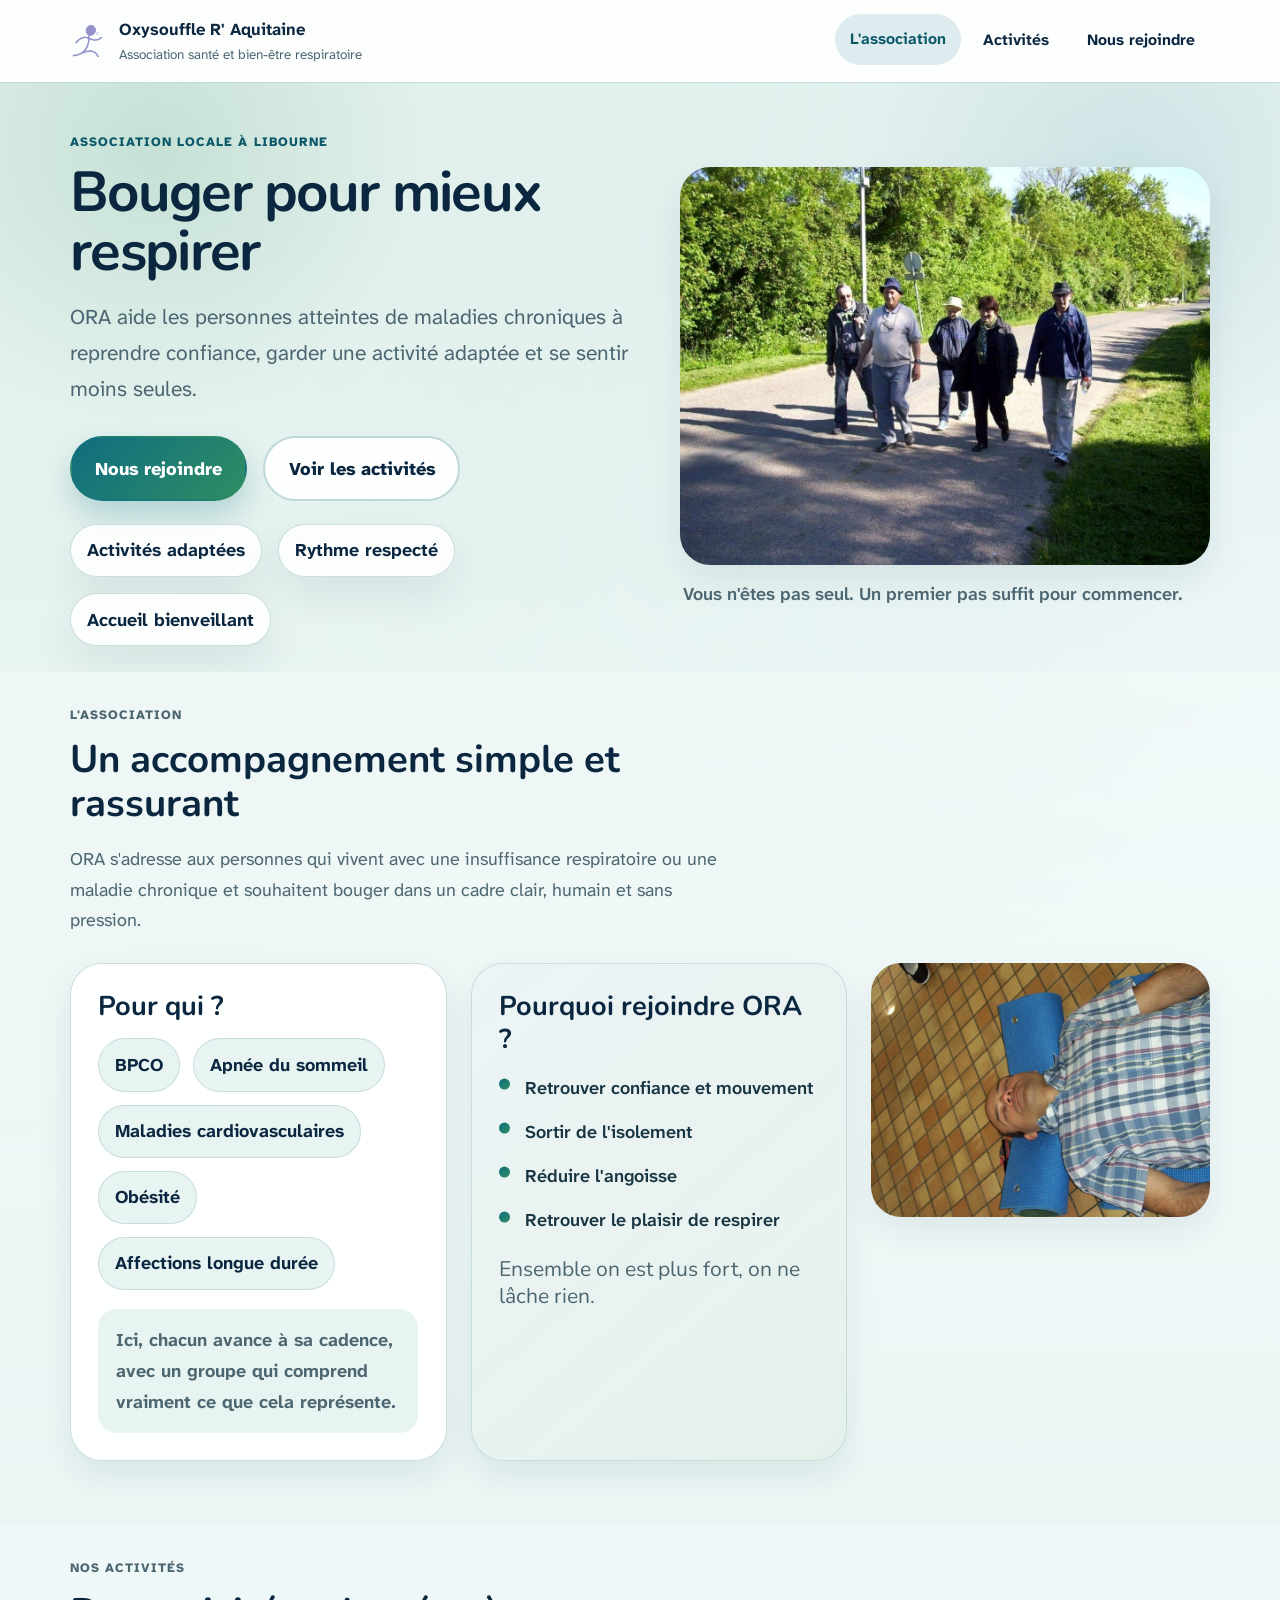
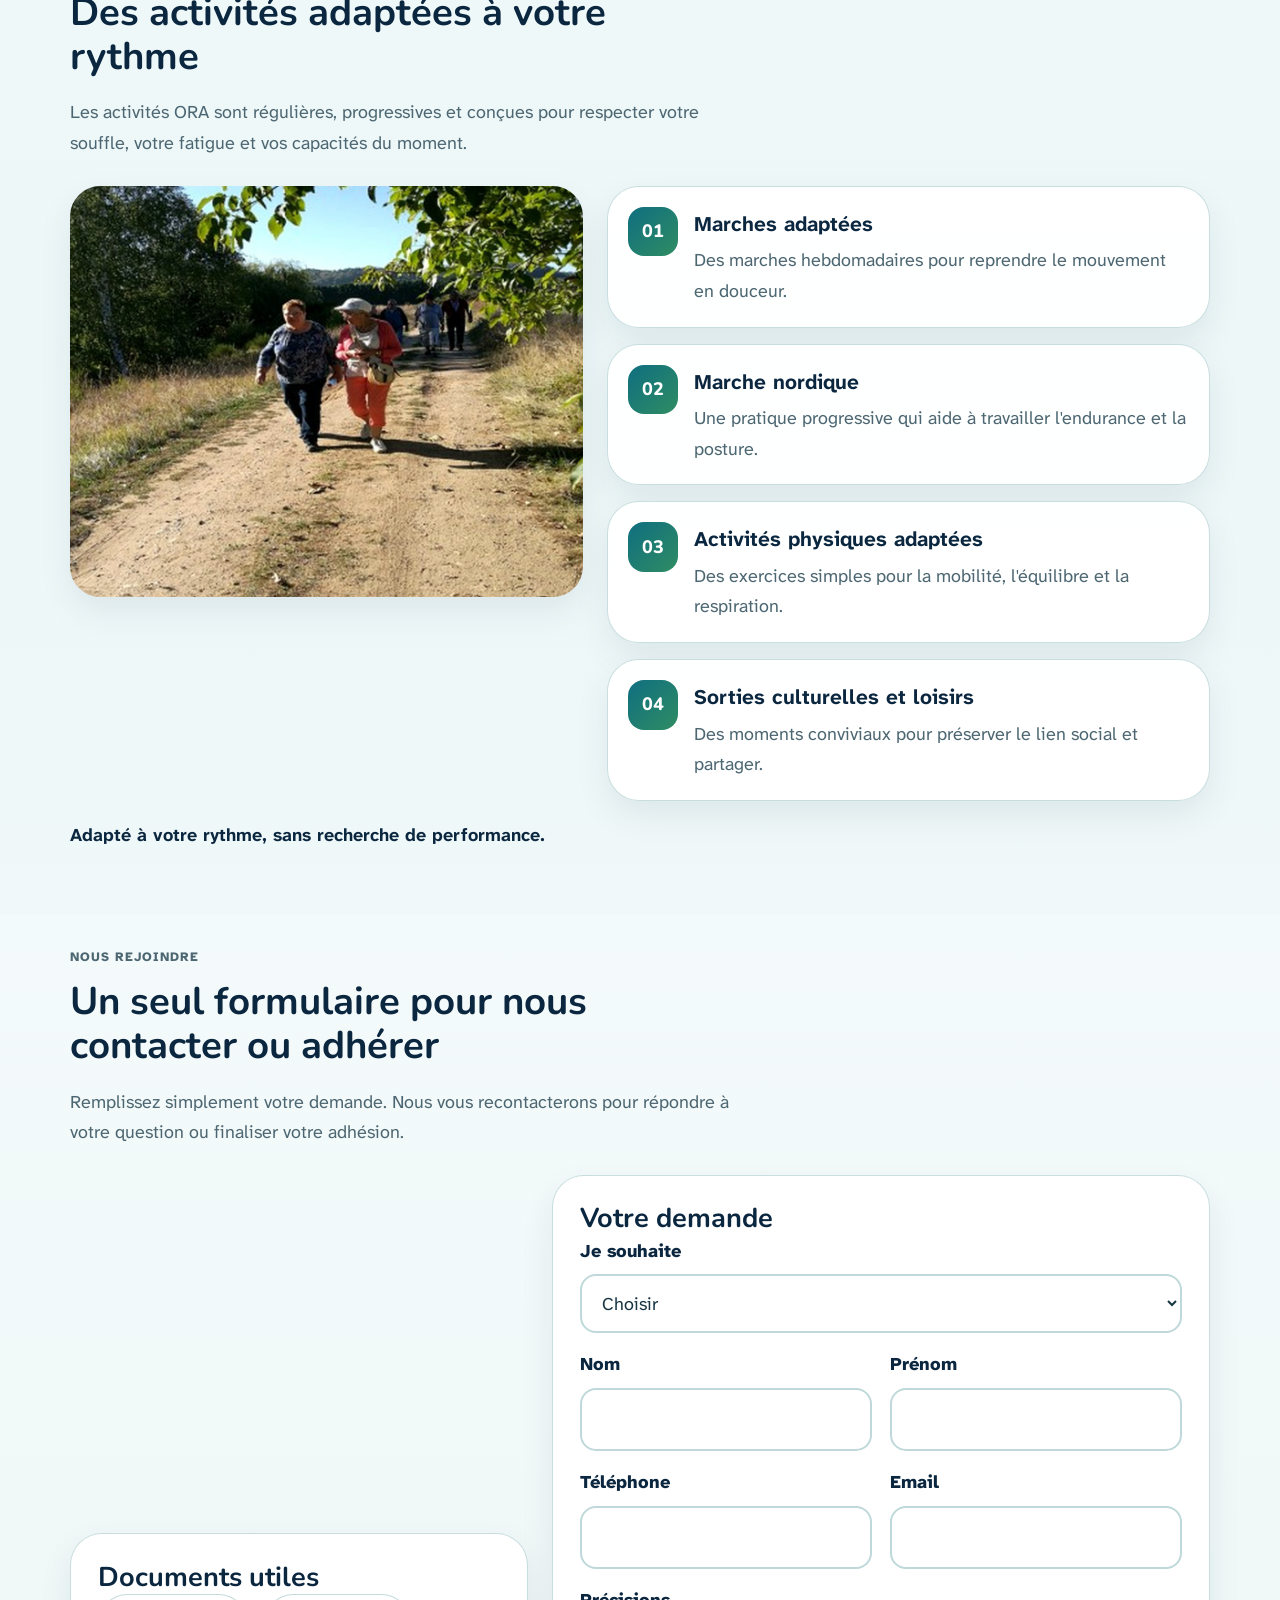
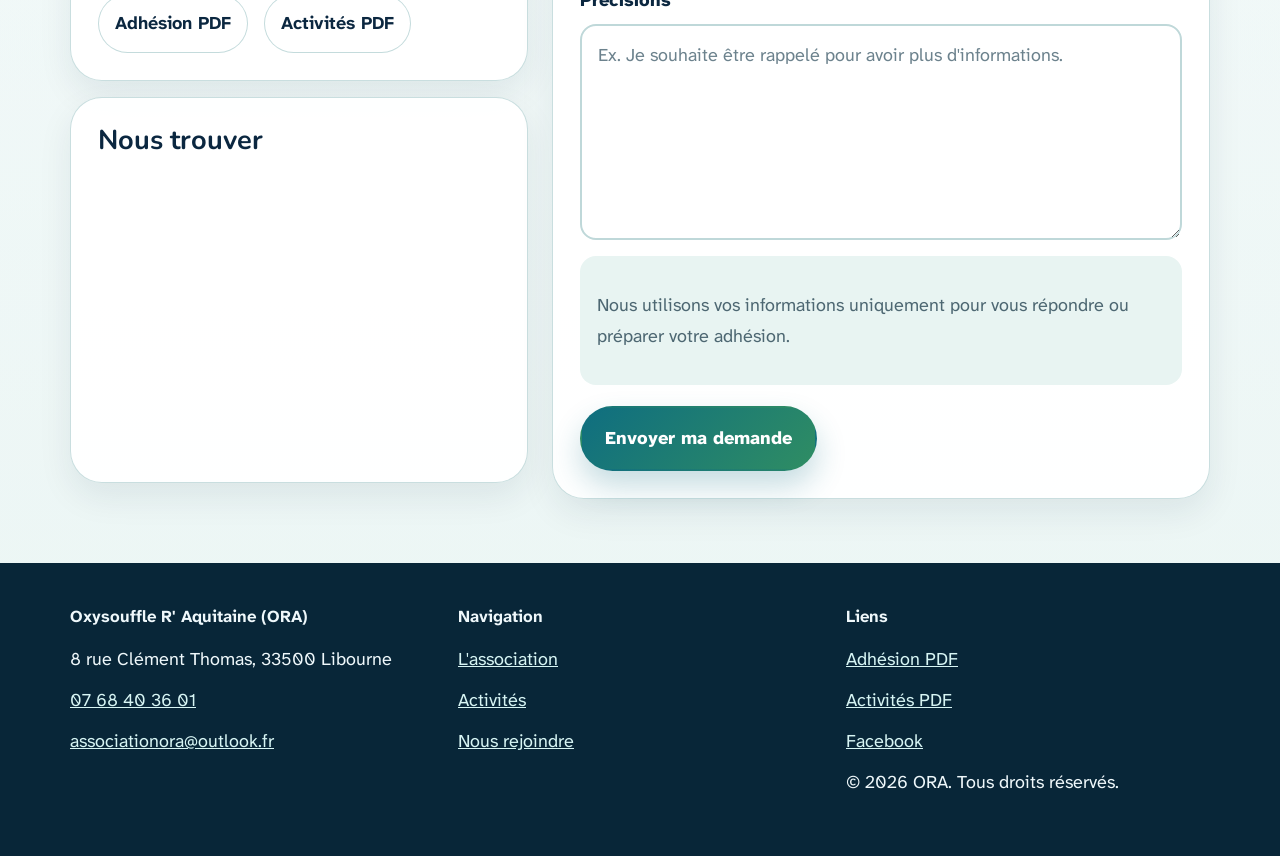
<file: index.html>
<!DOCTYPE html>
<html lang="fr">
  <head>
    <meta charset="UTF-8" />
    <meta name="viewport" content="width=device-width, initial-scale=1.0" />
    <title>ORA | Bouger pour mieux respirer</title>
    <meta
      name="description"
      content="Oxysouffle R' Aquitaine accompagne les personnes atteintes de maladies chroniques avec des activités adaptées, un cadre rassurant et un accompagnement humain."
    />
    <link rel="preconnect" href="https://fonts.googleapis.com" />
    <link rel="preconnect" href="https://fonts.gstatic.com" crossorigin />
    <link
      href="https://fonts.googleapis.com/css2?family=Atkinson+Hyperlegible+Next:wght@400;500;700;800&family=Nunito:wght@700;800&display=swap"
      rel="stylesheet"
    />
    <link rel="stylesheet" href="styles.css" />
  </head>
  <body>
    <a class="skip-link" href="#main-content">Aller au contenu principal</a>

    <header class="site-header">
      <div class="container topbar">
        <a class="brand" href="#top" aria-label="Retour en haut de la page ORA">
          <span class="brand-mark brand-mark-image" aria-hidden="true">
            <img src="assets/ora-runner.png" alt="" />
          </span>
          <span class="brand-text">
            <strong>Oxysouffle R' Aquitaine</strong>
            <span>Association santé et bien-être respiratoire</span>
          </span>
        </a>

        <button
          class="menu-toggle"
          type="button"
          aria-expanded="false"
          aria-controls="main-nav"
          aria-label="Ouvrir le menu"
        >
          <span></span>
          <span></span>
          <span></span>
        </button>

        <nav class="main-nav" id="main-nav" aria-label="Navigation principale">
          <a href="#association">L'association</a>
          <a href="#activites">Activités</a>
          <a href="#rejoindre">Nous rejoindre</a>
        </nav>
      </div>
    </header>

    <main id="main-content">
      <section class="hero" id="top">
        <div class="container hero-layout">
          <div class="hero-copy reveal">
            <p class="eyebrow">Association locale à Libourne</p>
            <h1>Bouger pour mieux respirer</h1>
            <p class="hero-subtitle">
              ORA aide les personnes atteintes de maladies chroniques à reprendre confiance,
              garder une activité adaptée et se sentir moins seules.
            </p>

            <div class="hero-actions">
              <a class="button button-primary" href="#rejoindre">Nous rejoindre</a>
              <a class="button button-secondary" href="#activites">Voir les activités</a>
            </div>

            <div class="hero-points" aria-label="Points clés">
              <span>Activités adaptées</span>
              <span>Rythme respecté</span>
              <span>Accueil bienveillant</span>
            </div>
          </div>

          <figure class="hero-visual reveal">
            <img
              src="assets/photo-marche-ensemble.jpg"
              alt="Des membres de l'association ORA marchant ensemble en extérieur"
            />
            <figcaption class="hero-caption">
              Vous n'êtes pas seul. Un premier pas suffit pour commencer.
            </figcaption>
          </figure>
        </div>
      </section>

      <section class="section section-soft" id="association">
        <div id="pour-qui" class="section-anchor" aria-hidden="true"></div>
        <div id="pourquoi" class="section-anchor" aria-hidden="true"></div>
        <div class="container">
          <div class="section-heading reveal">
            <p class="eyebrow">L'association</p>
            <h2>Un accompagnement simple et rassurant</h2>
            <p>
              ORA s'adresse aux personnes qui vivent avec une insuffisance respiratoire ou
              une maladie chronique et souhaitent bouger dans un cadre clair, humain et sans
              pression.
            </p>
          </div>

          <div class="association-grid">
            <article class="panel reveal">
              <h3>Pour qui ?</h3>
              <div class="tag-list" aria-label="Personnes concernées">
                <span>BPCO</span>
                <span>Apnée du sommeil</span>
                <span>Maladies cardiovasculaires</span>
                <span>Obésité</span>
                <span>Affections longue durée</span>
              </div>
              <p class="support-line">
                Ici, chacun avance à sa cadence, avec un groupe qui comprend vraiment ce que
                cela représente.
              </p>
            </article>

            <article class="panel panel-accent reveal">
              <h3>Pourquoi rejoindre ORA ?</h3>
              <ul class="benefit-list">
                <li>Retrouver confiance et mouvement</li>
                <li>Sortir de l'isolement</li>
                <li>Réduire l'angoisse</li>
                <li>Retrouver le plaisir de respirer</li>
              </ul>
              <p class="quote-line">Ensemble on est plus fort, on ne lâche rien.</p>
            </article>

            <figure class="photo-card reveal">
              <img
                src="assets/photo-relaxation.jpg"
                alt="Moment calme et rassurant pendant une activité de l'association ORA"
              />
            </figure>
          </div>
        </div>
      </section>

      <section class="section" id="activites">
        <div class="container">
          <div class="section-heading reveal">
            <p class="eyebrow">Nos activités</p>
            <h2>Des activités adaptées à votre rythme</h2>
            <p>
              Les activités ORA sont régulières, progressives et conçues pour respecter votre
              souffle, votre fatigue et vos capacités du moment.
            </p>
          </div>

          <div class="activities-grid">
            <figure class="activity-visual reveal">
              <img
                src="assets/photo-marche-chemin.jpg"
                alt="Participants ORA marchant ensemble sur un chemin"
              />
            </figure>

            <div class="activity-list">
              <article class="activity-item reveal">
                <span class="activity-icon" aria-hidden="true">01</span>
                <div>
                  <h3>Marches adaptées</h3>
                  <p>Des marches hebdomadaires pour reprendre le mouvement en douceur.</p>
                </div>
              </article>

              <article class="activity-item reveal">
                <span class="activity-icon" aria-hidden="true">02</span>
                <div>
                  <h3>Marche nordique</h3>
                  <p>Une pratique progressive qui aide à travailler l'endurance et la posture.</p>
                </div>
              </article>

              <article class="activity-item reveal">
                <span class="activity-icon" aria-hidden="true">03</span>
                <div>
                  <h3>Activités physiques adaptées</h3>
                  <p>Des exercices simples pour la mobilité, l'équilibre et la respiration.</p>
                </div>
              </article>

              <article class="activity-item reveal">
                <span class="activity-icon" aria-hidden="true">04</span>
                <div>
                  <h3>Sorties culturelles et loisirs</h3>
                  <p>Des moments conviviaux pour préserver le lien social et partager.</p>
                </div>
              </article>
            </div>
          </div>

          <div class="section-note reveal">
            Adapté à votre rythme, sans recherche de performance.
          </div>
        </div>
      </section>

      <section class="section section-soft" id="rejoindre">
        <div id="adhesion" class="section-anchor" aria-hidden="true"></div>
        <div id="contact" class="section-anchor" aria-hidden="true"></div>
        <div class="container">
          <div class="section-heading reveal">
            <p class="eyebrow">Nous rejoindre</p>
            <h2>Un seul formulaire pour nous contacter ou adhérer</h2>
            <p>
              Remplissez simplement votre demande. Nous vous recontacterons pour répondre à
              votre question ou finaliser votre adhésion.
            </p>
          </div>

          <div class="final-grid">
            <aside class="final-side">
              <article class="panel panel-compact reveal">
                <h3>Coordonnées</h3>
                <p><strong>Adresse</strong><br />8 rue Clément Thomas, 33500 Libourne</p>
                <p><strong>Téléphone</strong><br /><a href="tel:+33768403601">07 68 40 36 01</a></p>
                <p>
                  <strong>Email</strong><br />
                  <a href="mailto:associationora@outlook.fr">associationora@outlook.fr</a>
                </p>
              </article>

              <article class="panel panel-compact reveal">
                <h3>Documents utiles</h3>
                <div class="resource-links">
                  <a href="flyer-adhesion.pdf" target="_blank" rel="noopener">Adhésion PDF</a>
                  <a href="flyer-activites.pdf" target="_blank" rel="noopener">Activités PDF</a>
                </div>
              </article>

              <article class="map-card reveal">
                <h3>Nous trouver</h3>
                <div class="map-frame">
                  <iframe
                    title="Carte Google Maps de l'association ORA à Libourne"
                    src="https://www.google.com/maps?q=8%20rue%20Cl%C3%A9ment%20Thomas%2C%2033500%20Libourne&z=15&output=embed"
                    loading="lazy"
                    referrerpolicy="no-referrer-when-downgrade"
                  ></iframe>
                </div>
              </article>
            </aside>

            <form class="form-card reveal" data-form-type="ora" novalidate>
              <h3>Votre demande</h3>
              <div class="form-grid">
                <div class="field field-full">
                  <label for="request-type">Je souhaite</label>
                  <select id="request-type" name="demandeType" required>
                    <option value="">Choisir</option>
                    <option value="Adherer a l'association">Adhérer à l'association</option>
                    <option value="Etre recontacte">Être recontacté</option>
                    <option value="Poser une question">Poser une question</option>
                  </select>
                </div>
                <div class="field">
                  <label for="last-name">Nom</label>
                  <input id="last-name" name="nom" type="text" autocomplete="family-name" required />
                </div>
                <div class="field">
                  <label for="first-name">Prénom</label>
                  <input id="first-name" name="prenom" type="text" autocomplete="given-name" required />
                </div>
                <div class="field">
                  <label for="phone">Téléphone</label>
                  <input id="phone" name="telephone" type="tel" autocomplete="tel" required />
                </div>
                <div class="field">
                  <label for="email">Email</label>
                  <input id="email" name="email" type="email" autocomplete="email" />
                </div>
                <div class="field field-full">
                  <label for="message">Précisions</label>
                  <textarea
                    id="message"
                    name="message"
                    rows="6"
                    placeholder="Ex. Je souhaite être rappelé pour avoir plus d'informations."
                  ></textarea>
                </div>
              </div>

              <div class="form-note">
                <p>
                  Nous utilisons vos informations uniquement pour vous répondre ou préparer
                  votre adhésion.
                </p>
              </div>

              <div class="form-actions">
                <button class="button button-primary" type="submit">Envoyer ma demande</button>
                <p class="form-status" role="status" aria-live="polite"></p>
              </div>
            </form>
          </div>
        </div>
      </section>
    </main>

    <footer class="site-footer">
      <div class="container footer-grid">
        <div>
          <h2>Oxysouffle R' Aquitaine (ORA)</h2>
          <p>8 rue Clément Thomas, 33500 Libourne</p>
          <p><a href="tel:+33768403601">07 68 40 36 01</a></p>
          <p><a href="mailto:associationora@outlook.fr">associationora@outlook.fr</a></p>
        </div>
        <div>
          <h2>Navigation</h2>
          <p><a href="#association">L'association</a></p>
          <p><a href="#activites">Activités</a></p>
          <p><a href="#rejoindre">Nous rejoindre</a></p>
        </div>
        <div>
          <h2>Liens</h2>
          <p><a href="flyer-adhesion.pdf" target="_blank" rel="noopener">Adhésion PDF</a></p>
          <p><a href="flyer-activites.pdf" target="_blank" rel="noopener">Activités PDF</a></p>
          <p><a href="#" aria-label="Page Facebook ORA, lien à compléter">Facebook</a></p>
          <p>&copy; 2026 ORA. Tous droits réservés.</p>
        </div>
      </div>
    </footer>

    <script src="config.js"></script>
    <script src="script.js"></script>
  </body>
</html>
</file>
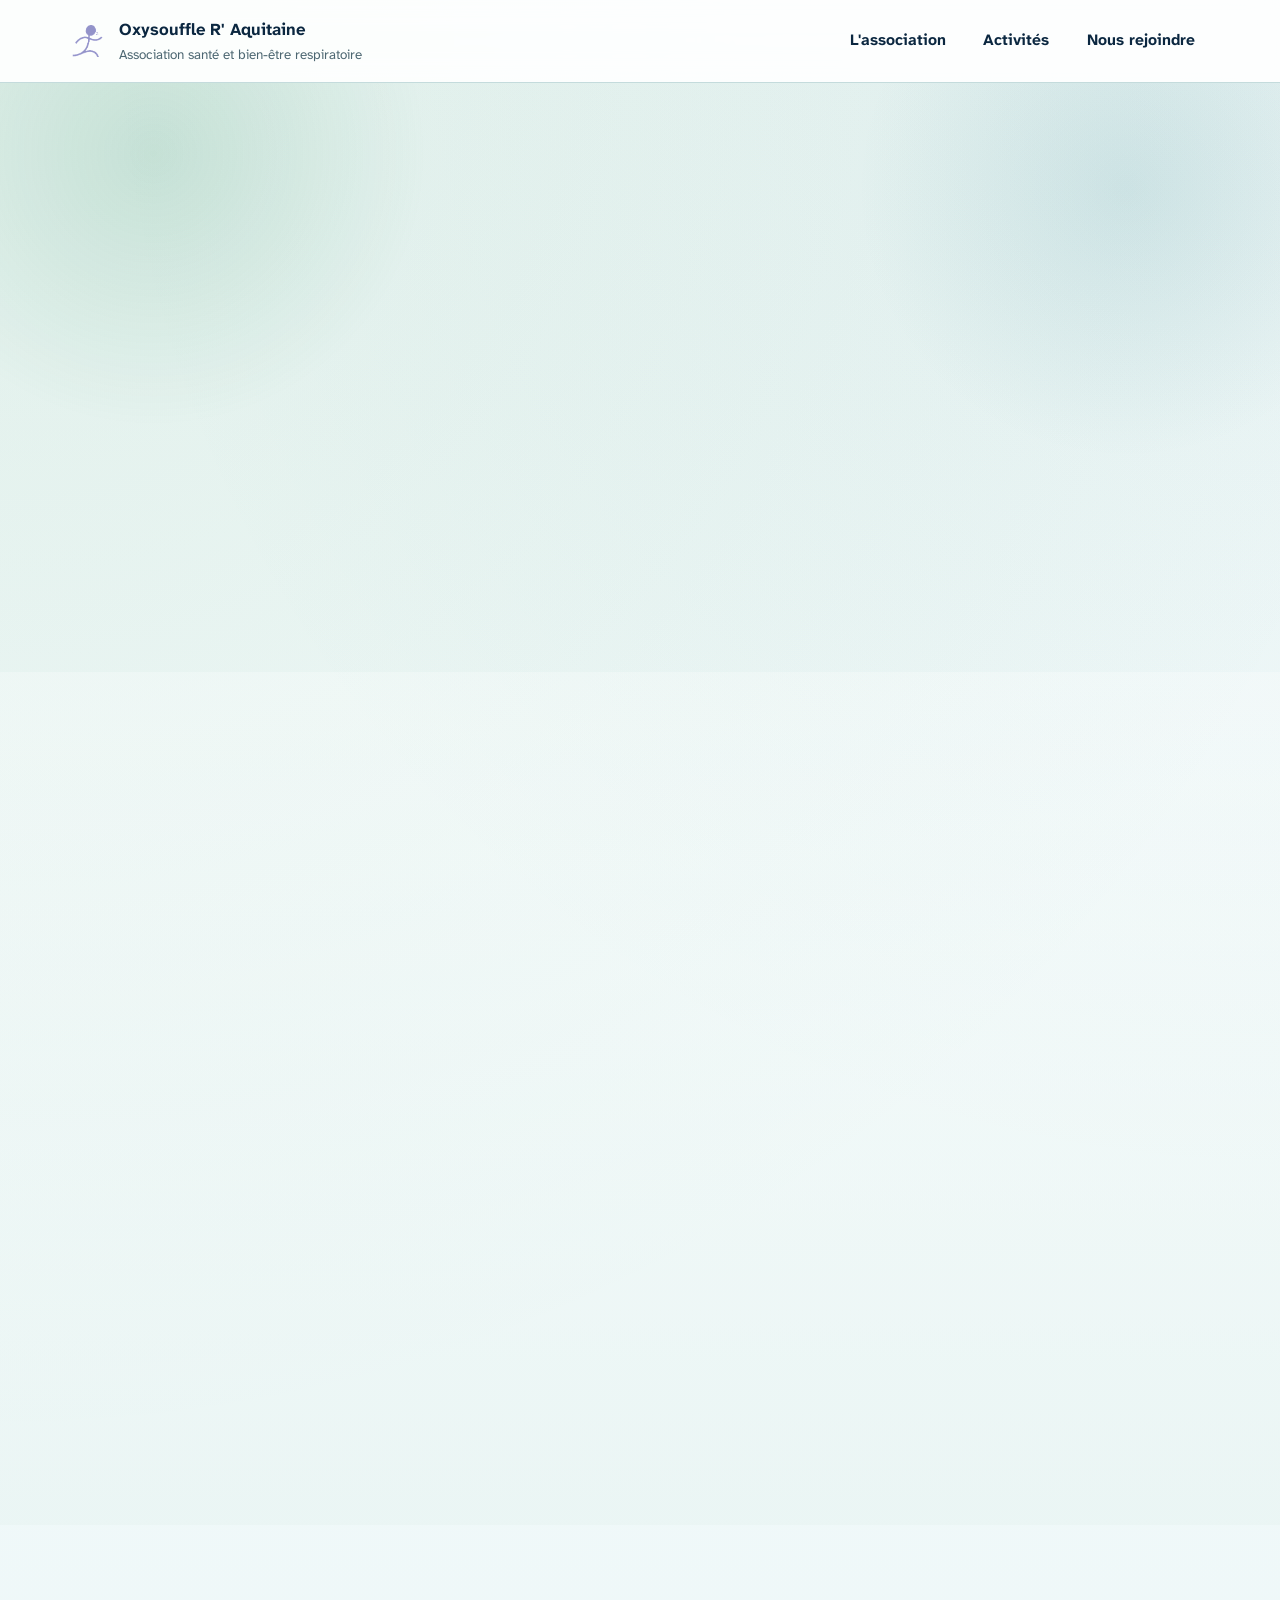
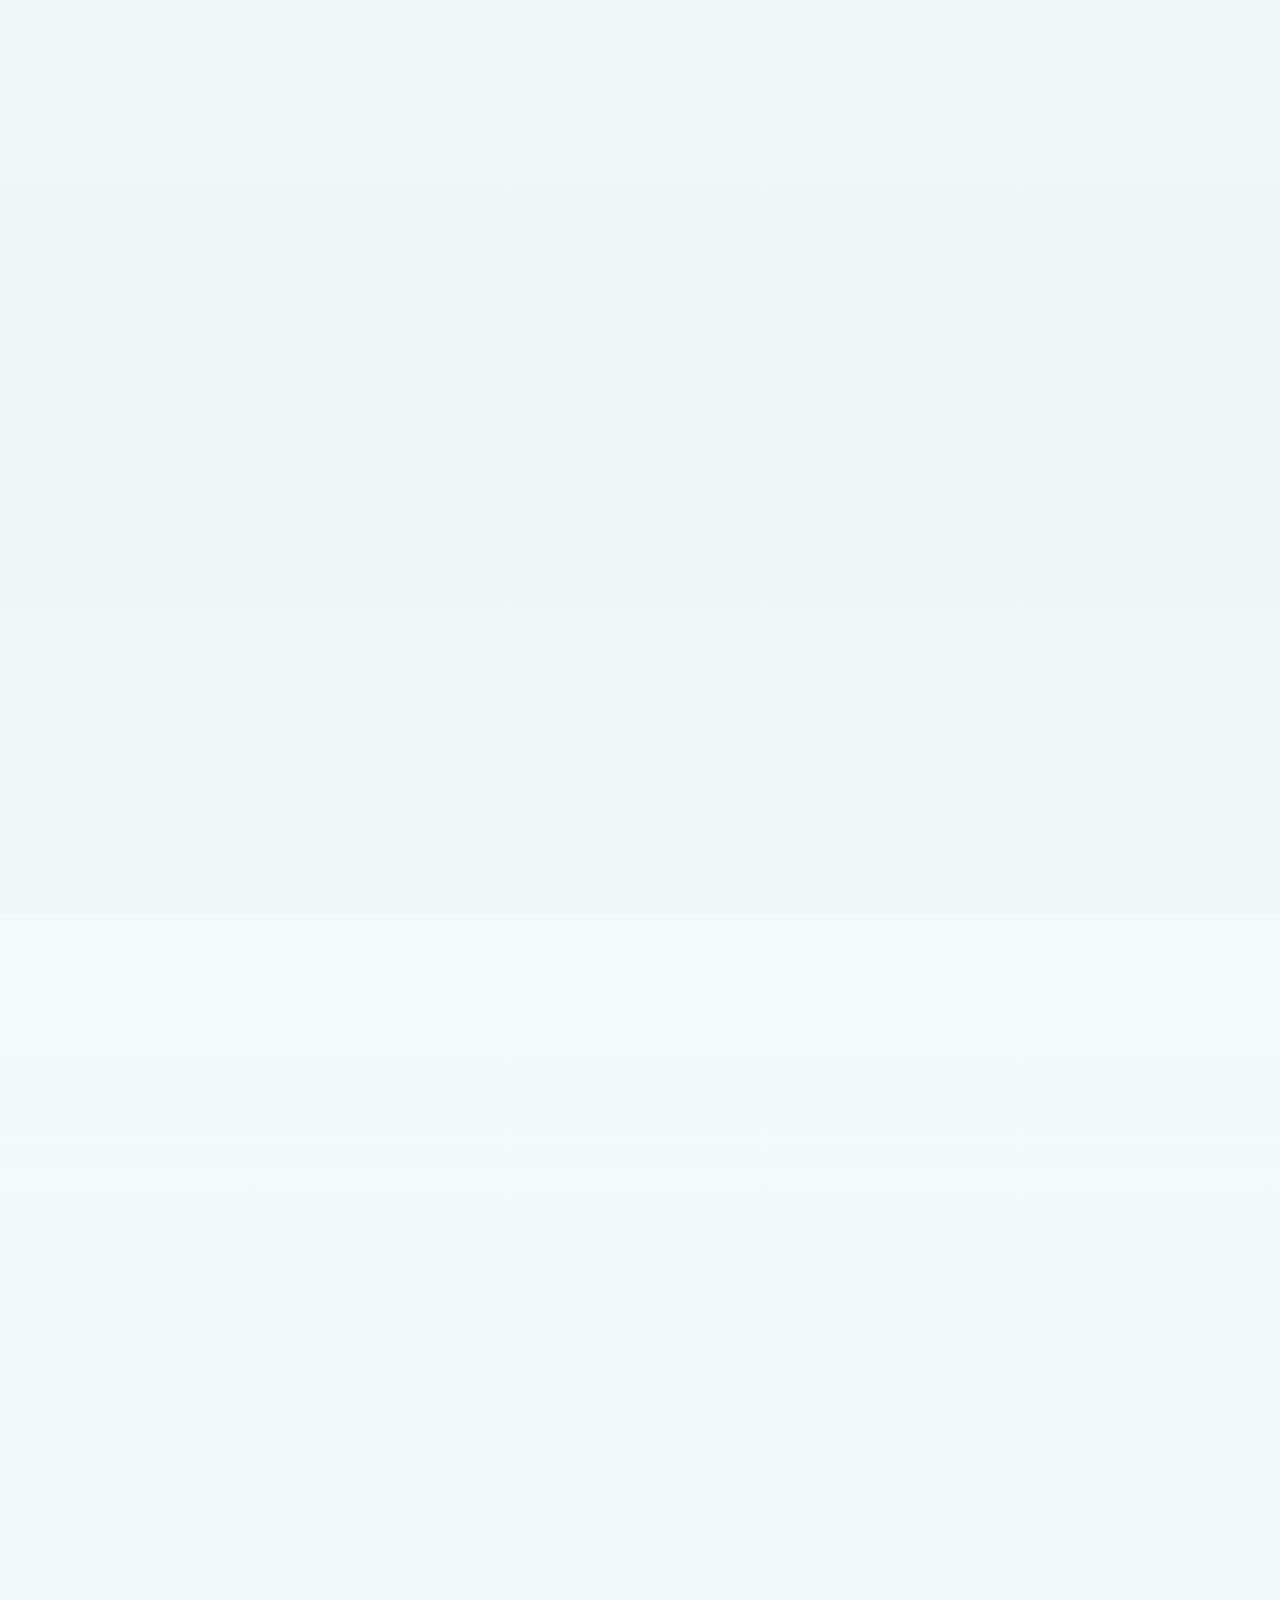
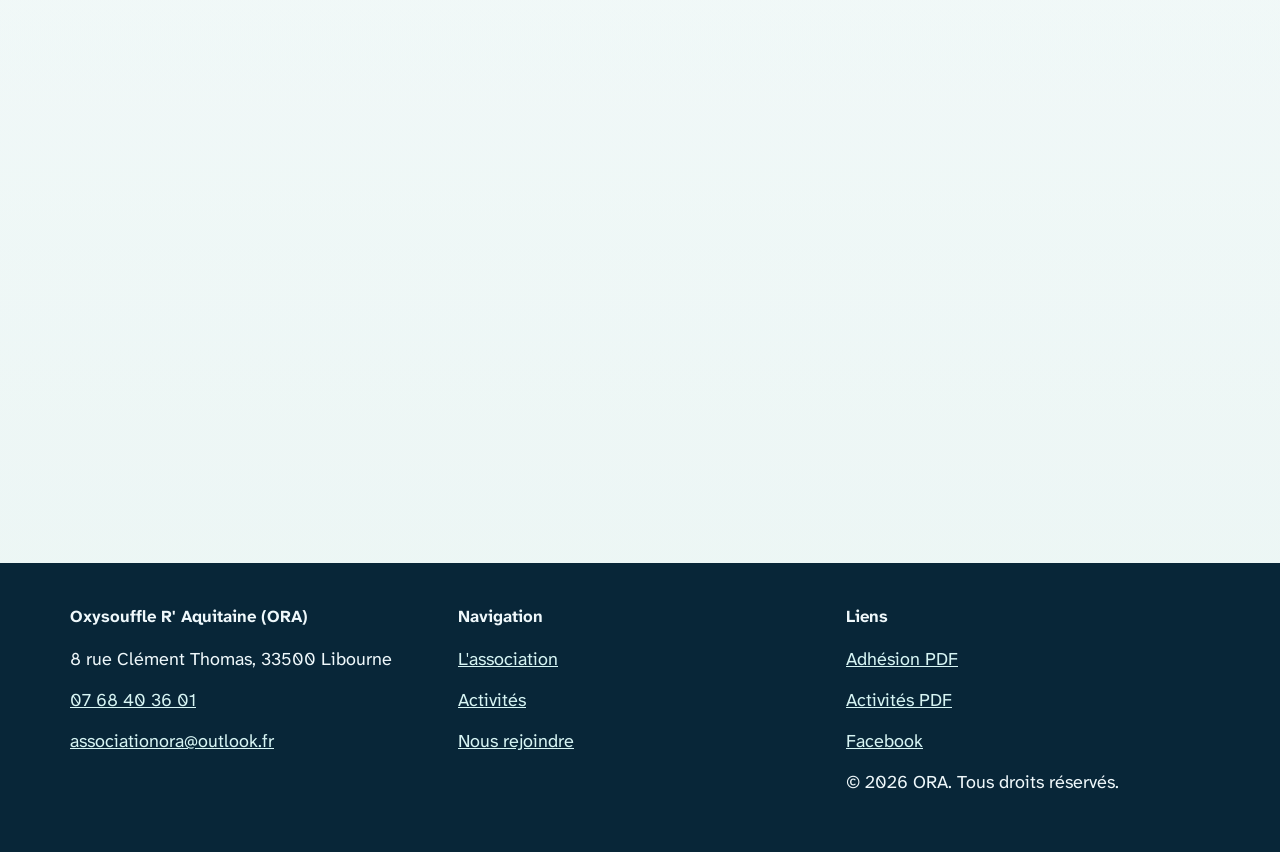
<file: activites.html>
<!DOCTYPE html>
<html lang="fr">
  <head>
    <meta charset="UTF-8" />
    <meta name="viewport" content="width=device-width, initial-scale=1.0" />
    <title>ORA | Redirection</title>
    <meta http-equiv="refresh" content="0; url=index.html#activites" />
    <link rel="canonical" href="index.html#activites" />
    <style>
      body {
        margin: 0;
        min-height: 100vh;
        display: grid;
        place-items: center;
        padding: 2rem;
        background: #f4fbfb;
        color: #173443;
        font: 1rem/1.6 "Trebuchet MS", Verdana, sans-serif;
      }

      a {
        color: #0a5664;
        font-weight: 700;
      }
    </style>
  </head>
  <body>
    <p>Redirection vers la section <a href="index.html#activites">Activités</a>.</p>
  </body>
</html>
</file>
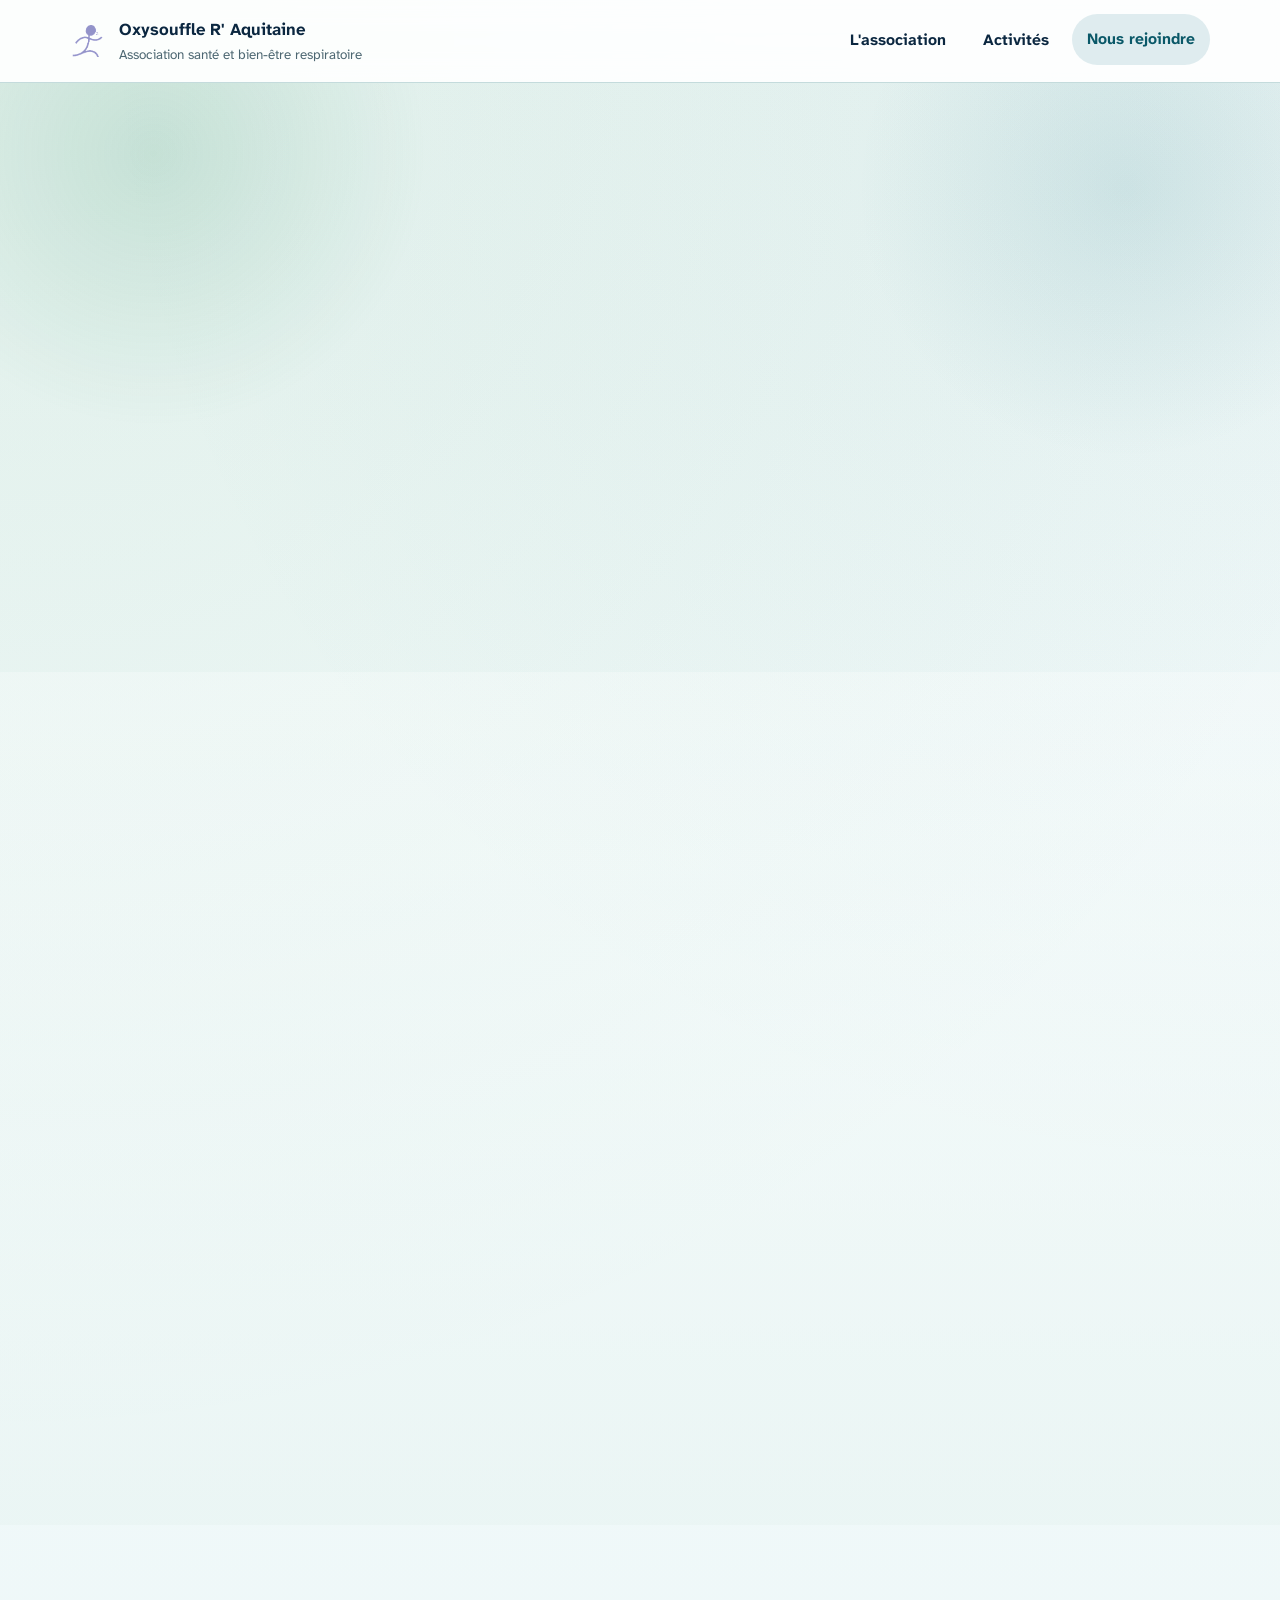
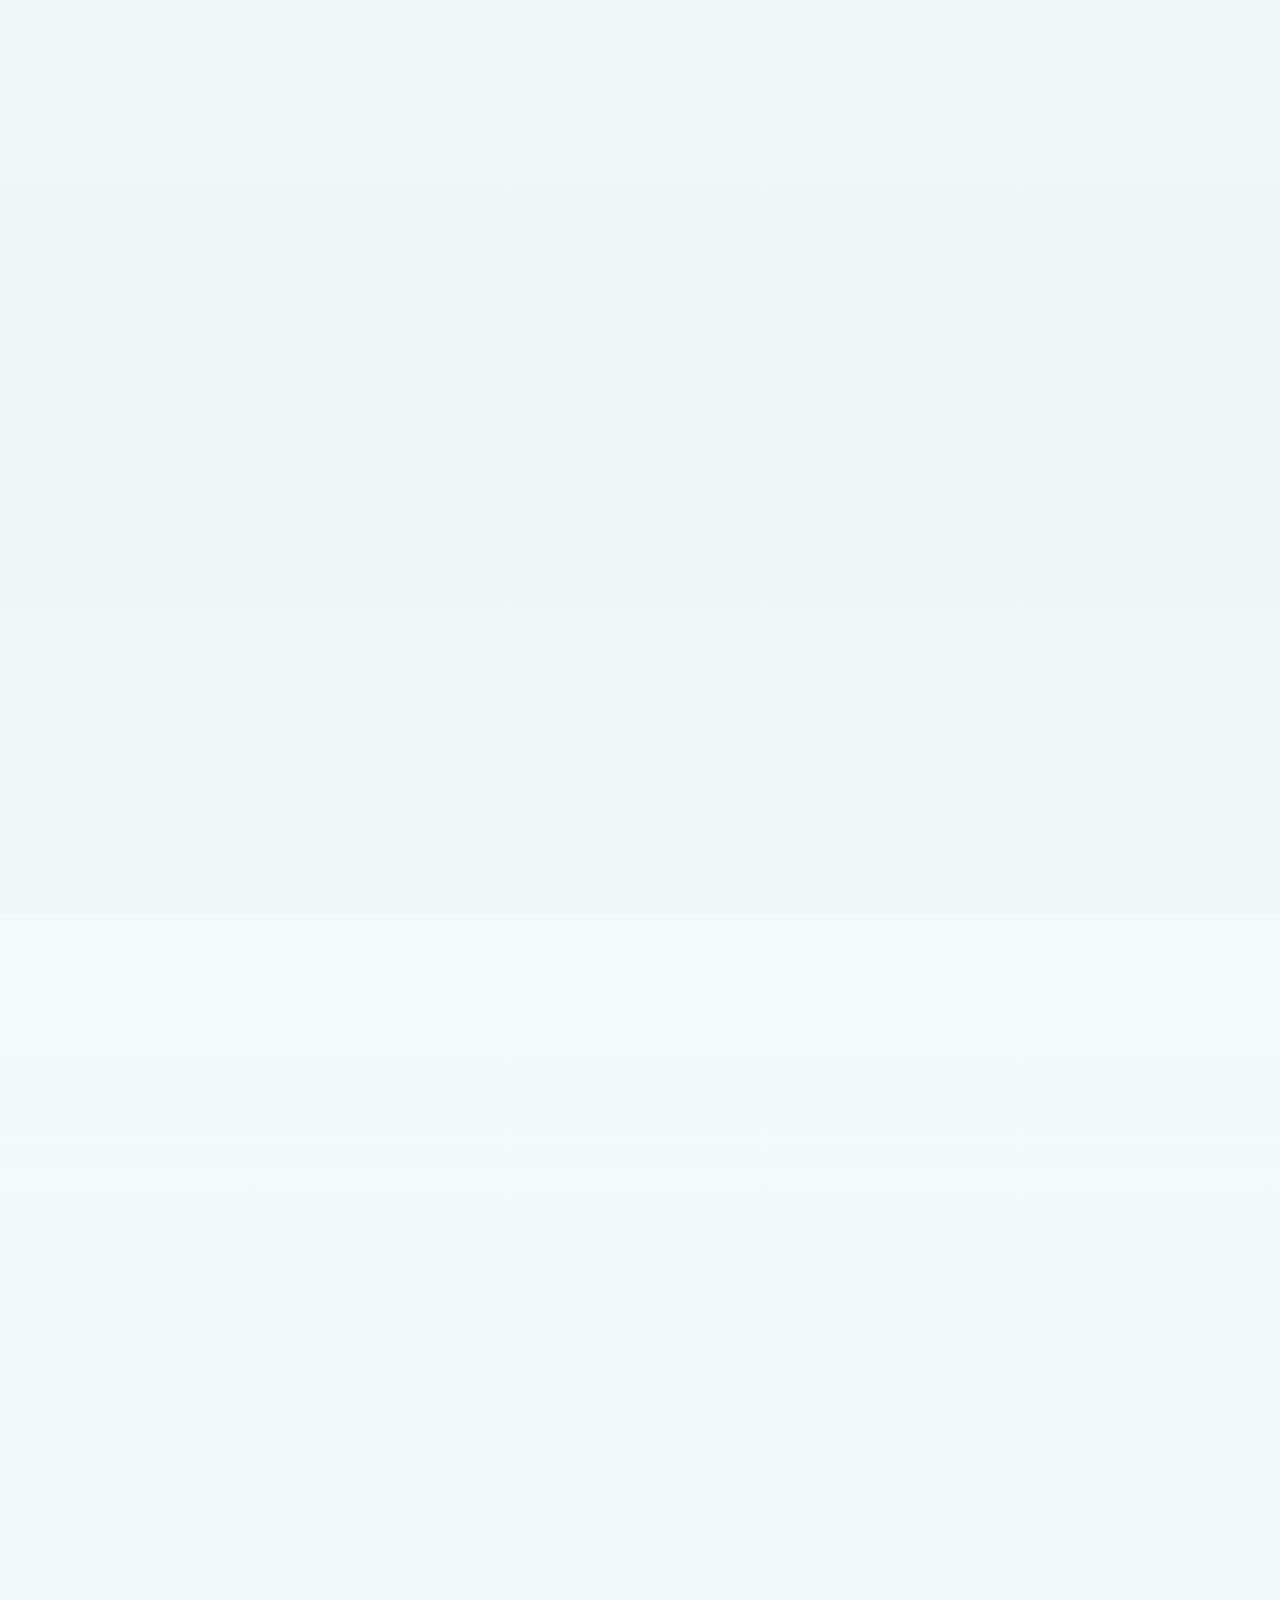
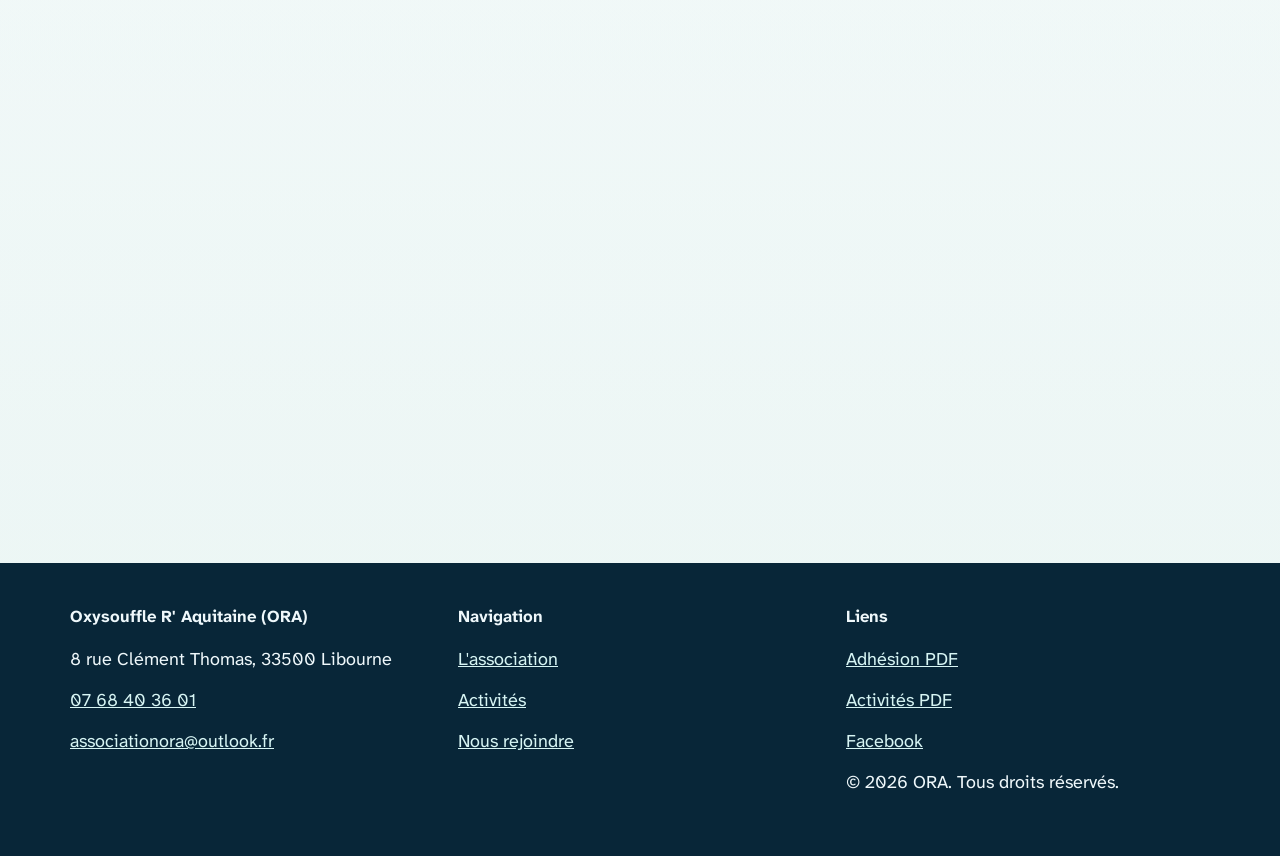
<file: adhesion.html>
<!DOCTYPE html>
<html lang="fr">
  <head>
    <meta charset="UTF-8" />
    <meta name="viewport" content="width=device-width, initial-scale=1.0" />
    <title>ORA | Redirection</title>
    <meta http-equiv="refresh" content="0; url=index.html#adhesion" />
    <link rel="canonical" href="index.html#adhesion" />
    <style>
      body {
        margin: 0;
        min-height: 100vh;
        display: grid;
        place-items: center;
        padding: 2rem;
        background: #f4fbfb;
        color: #173443;
        font: 1rem/1.6 "Trebuchet MS", Verdana, sans-serif;
      }

      a {
        color: #0a5664;
        font-weight: 700;
      }
    </style>
  </head>
  <body>
    <p>Redirection vers la section <a href="index.html#adhesion">Adhésion</a>.</p>
  </body>
</html>
</file>
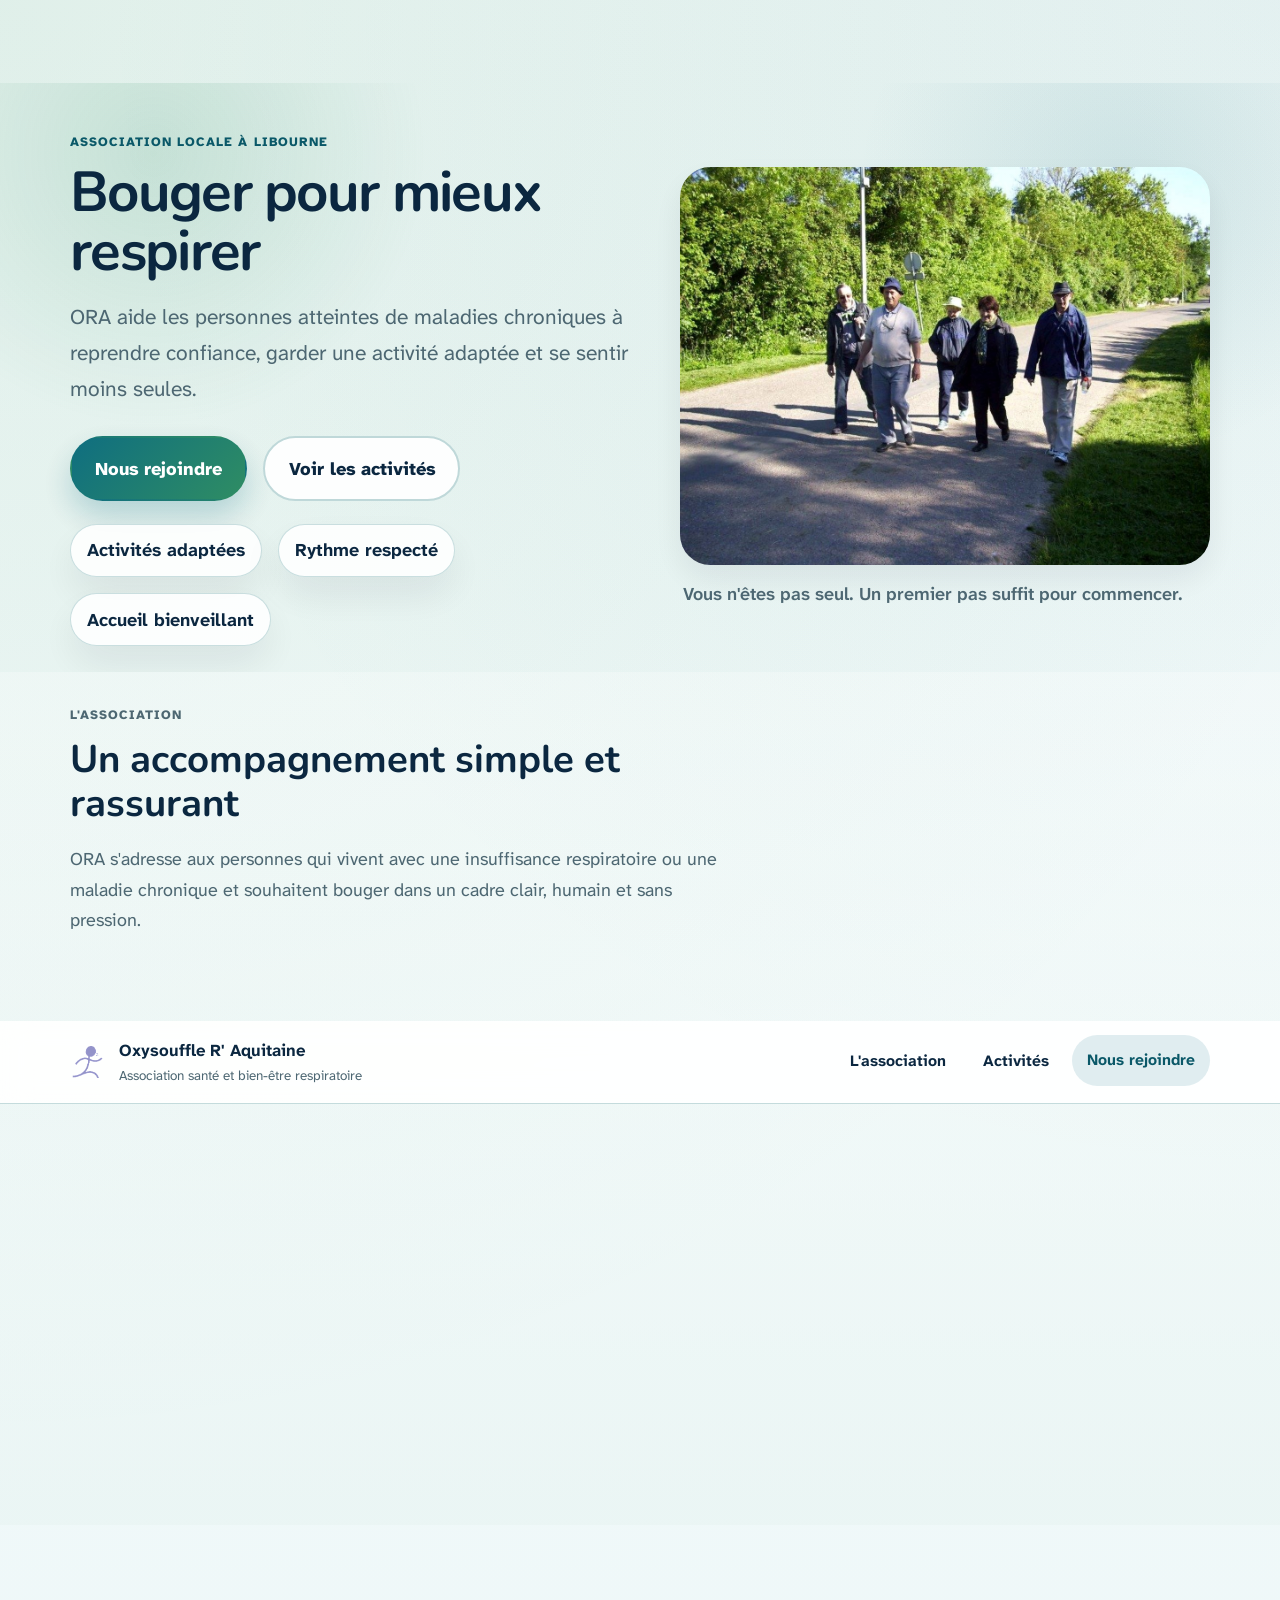
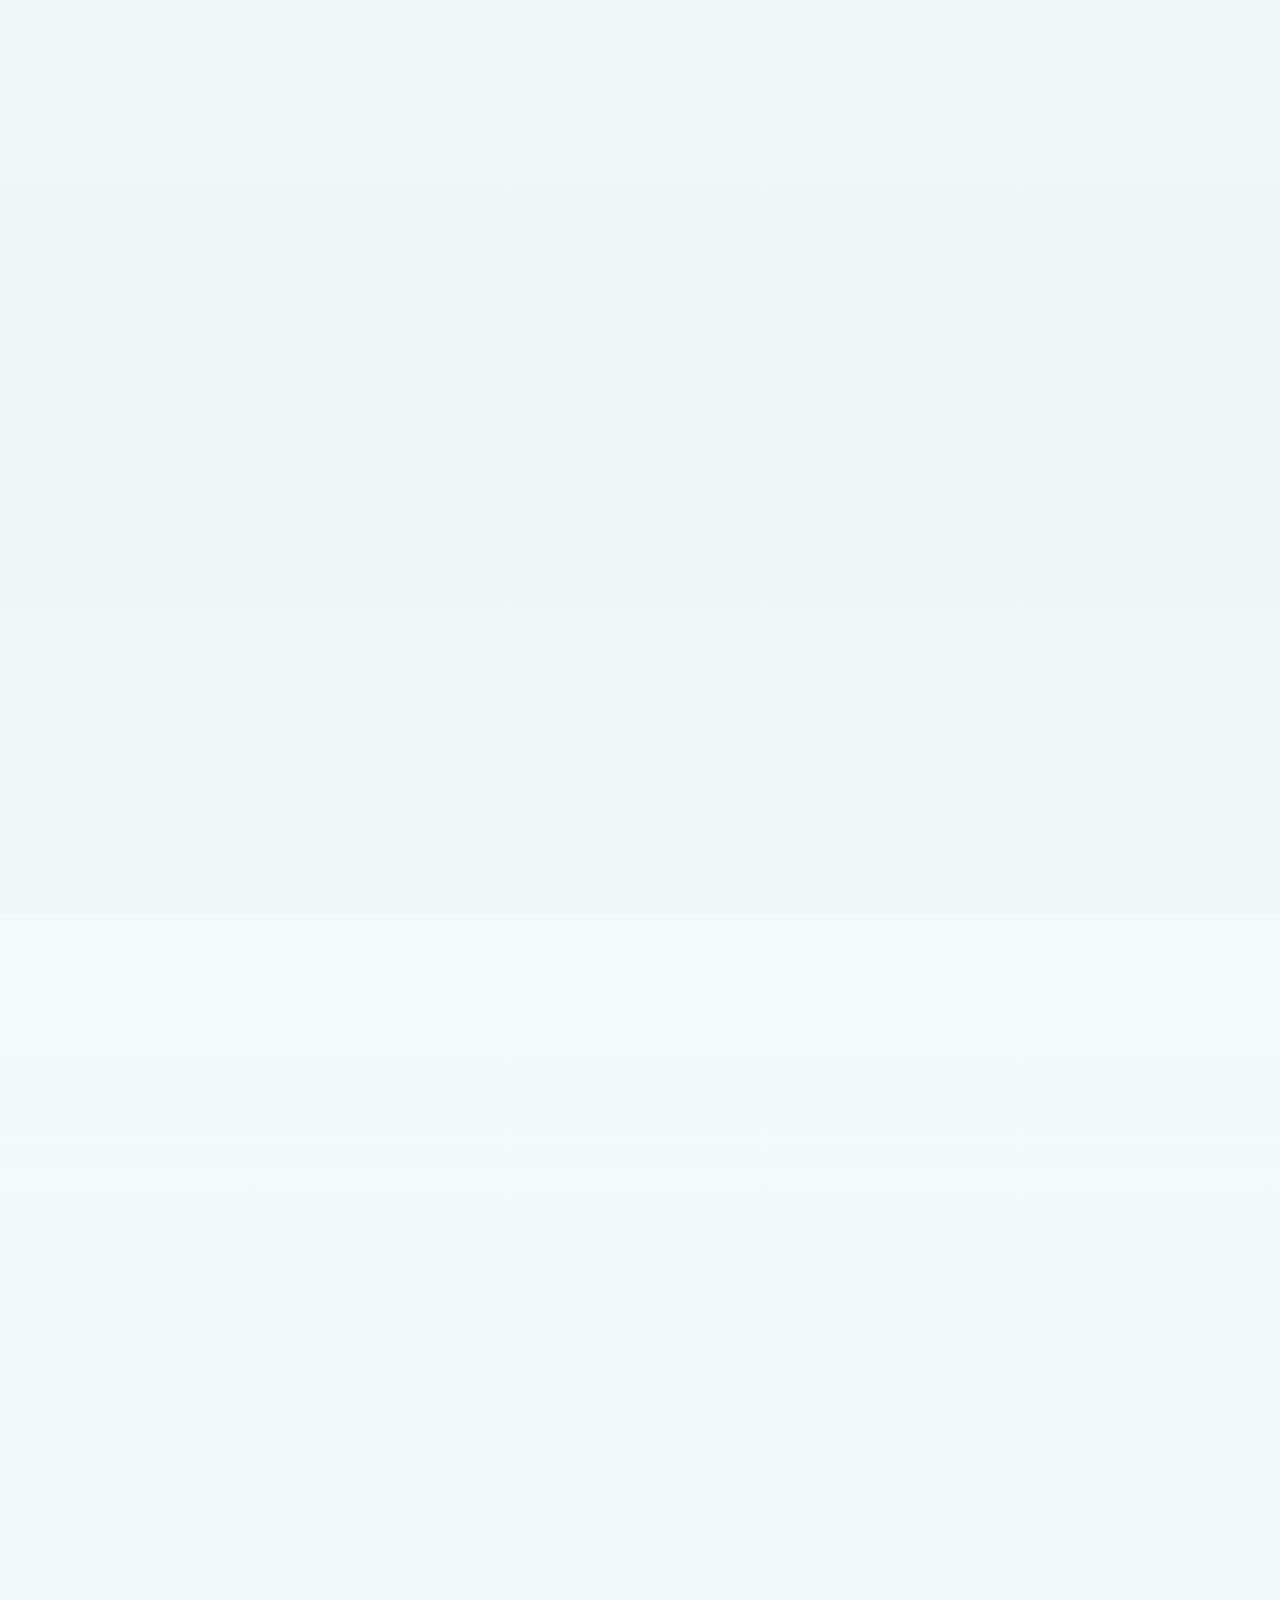
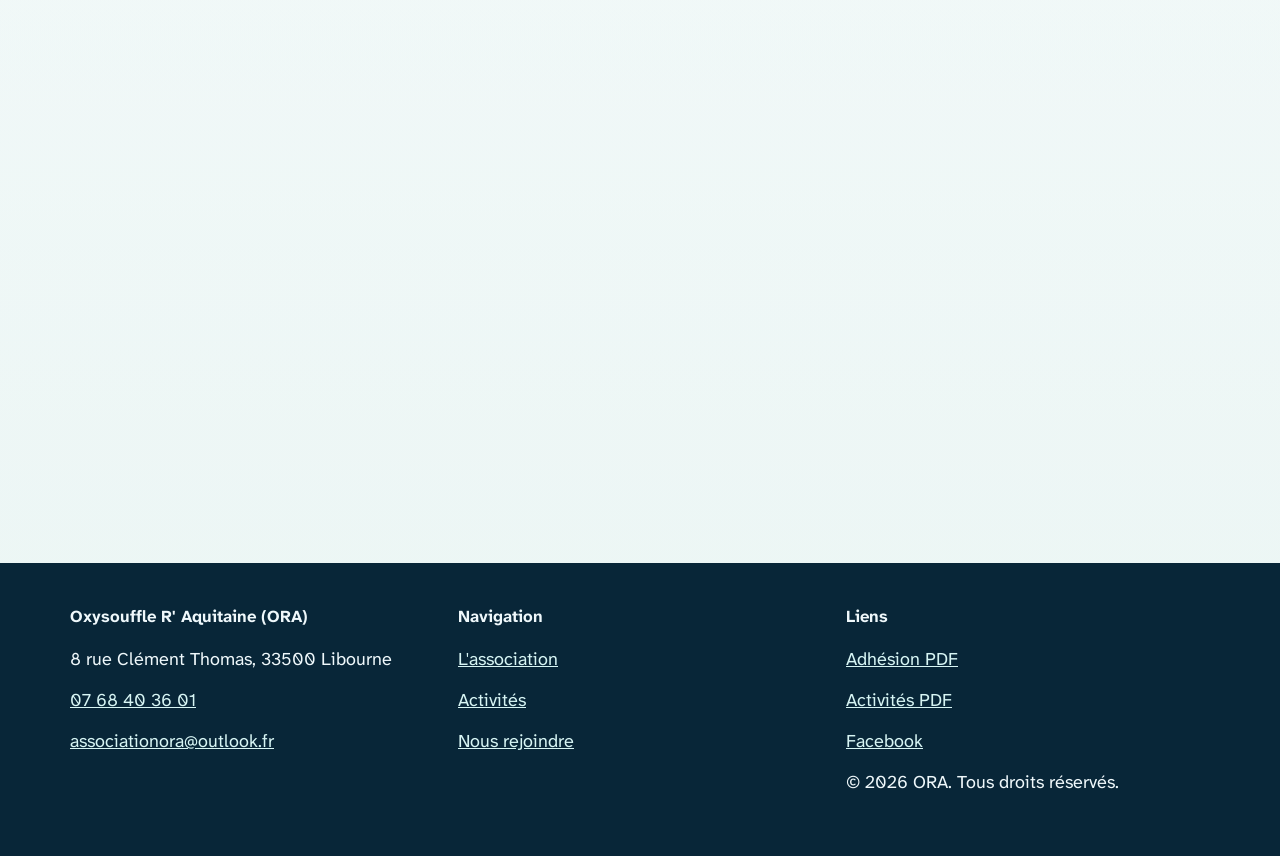
<file: contact.html>
<!DOCTYPE html>
<html lang="fr">
  <head>
    <meta charset="UTF-8" />
    <meta name="viewport" content="width=device-width, initial-scale=1.0" />
    <title>ORA | Redirection</title>
    <meta http-equiv="refresh" content="0; url=index.html#contact" />
    <link rel="canonical" href="index.html#contact" />
    <style>
      body {
        margin: 0;
        min-height: 100vh;
        display: grid;
        place-items: center;
        padding: 2rem;
        background: #f4fbfb;
        color: #173443;
        font: 1rem/1.6 "Trebuchet MS", Verdana, sans-serif;
      }

      a {
        color: #0a5664;
        font-weight: 700;
      }
    </style>
  </head>
  <body>
    <p>Redirection vers la section <a href="index.html#contact">Contact</a>.</p>
  </body>
</html>
</file>
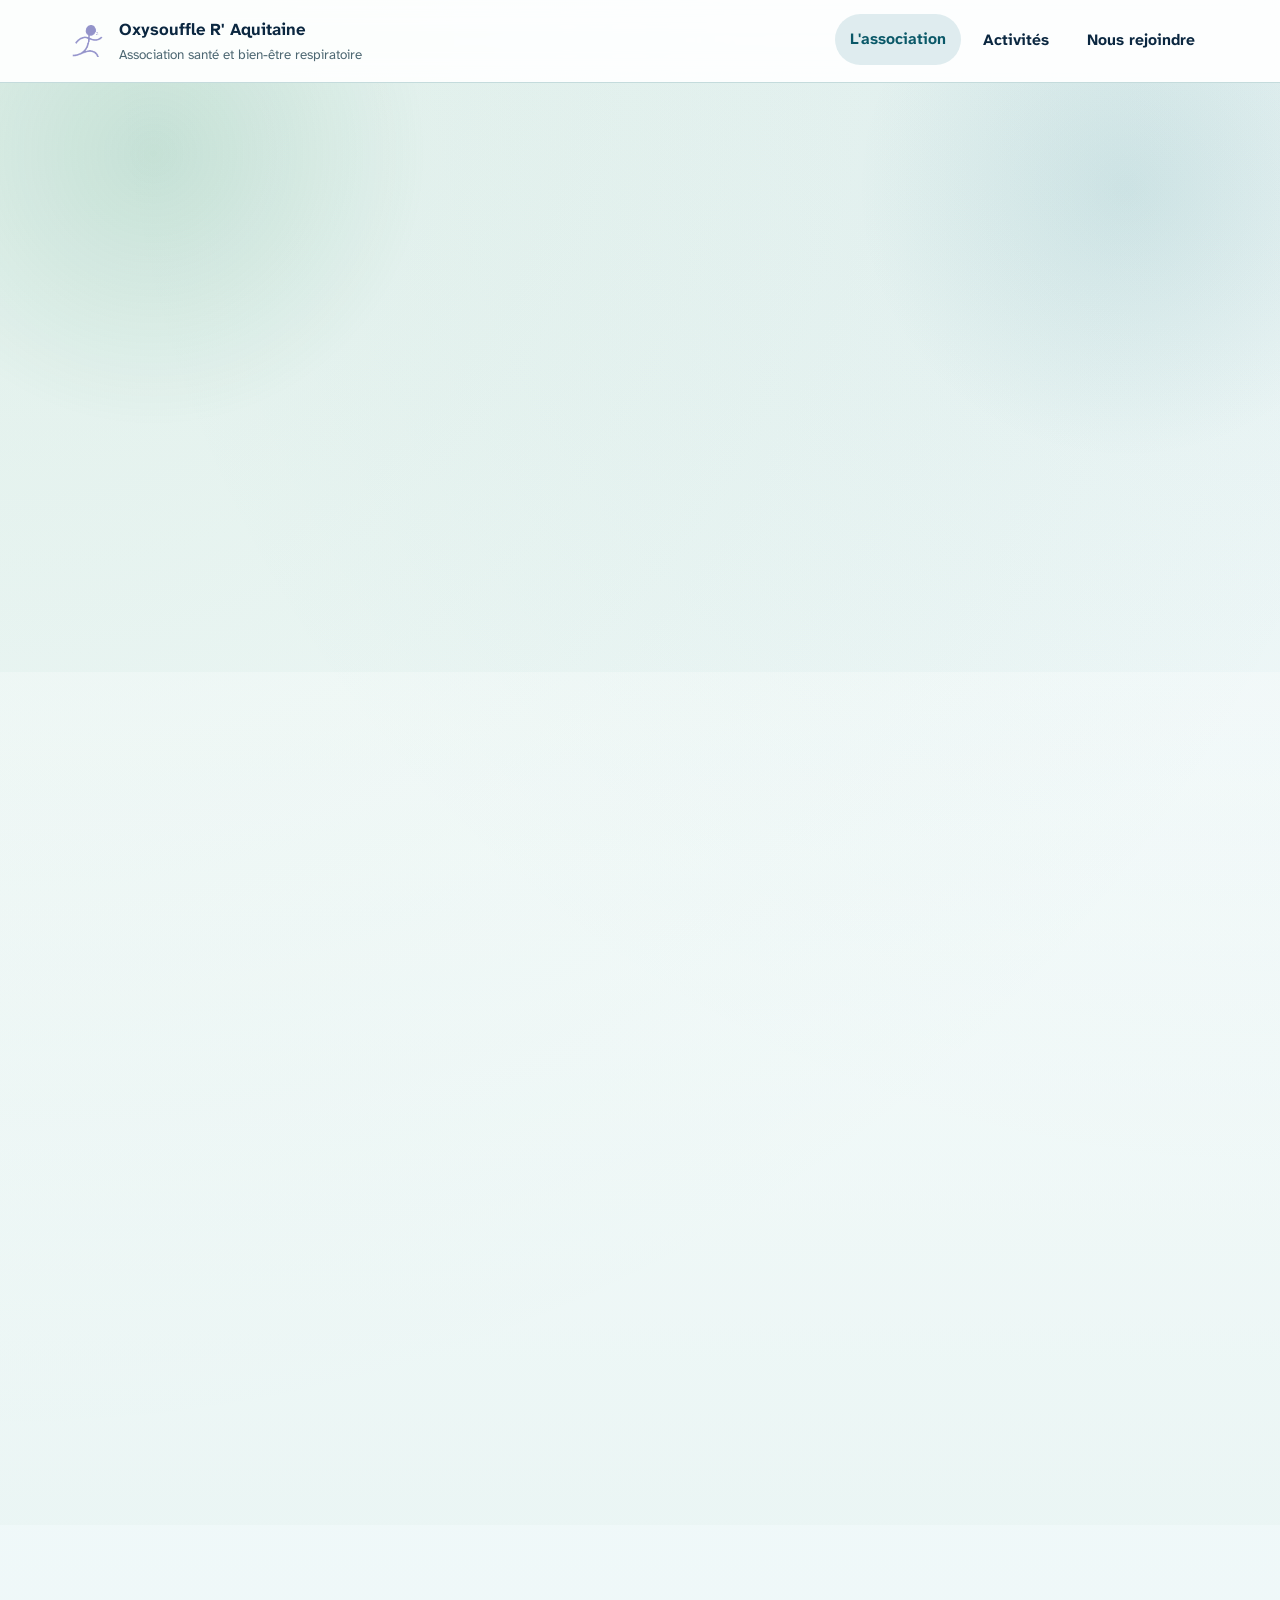
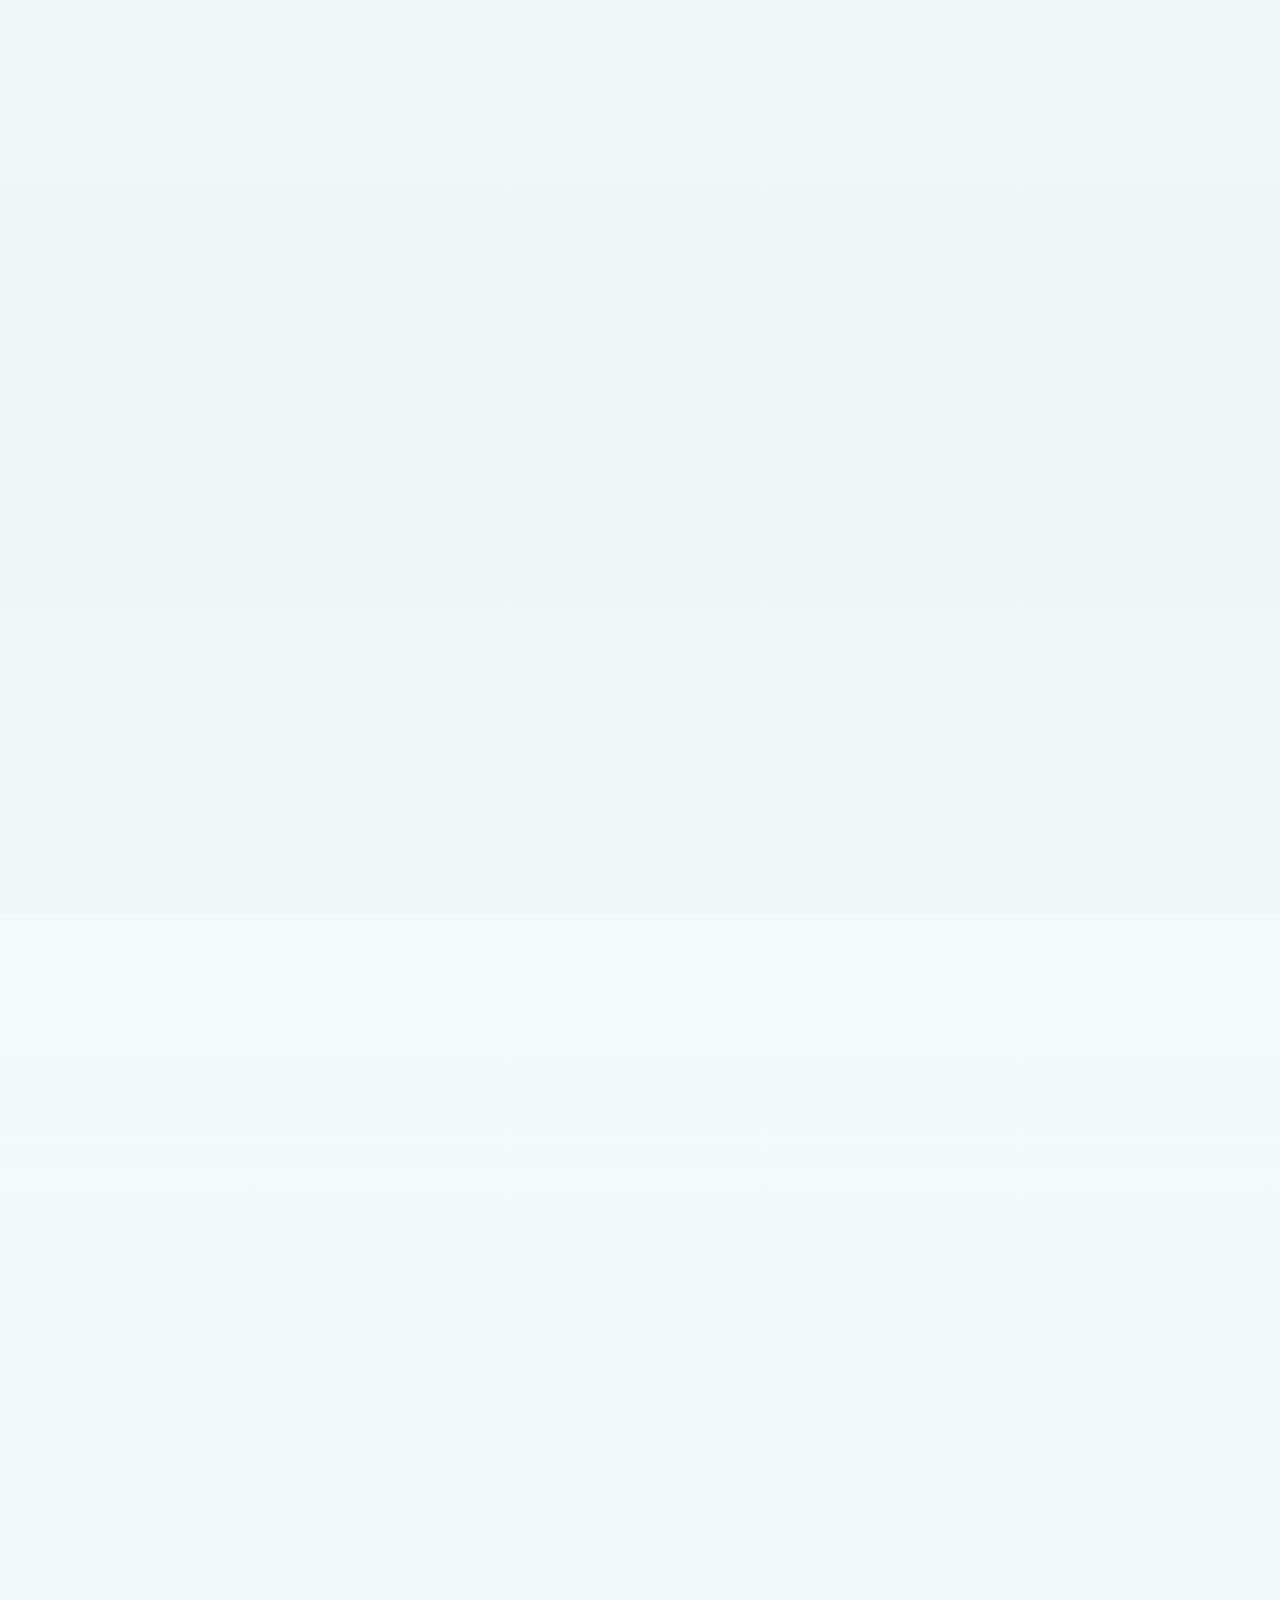
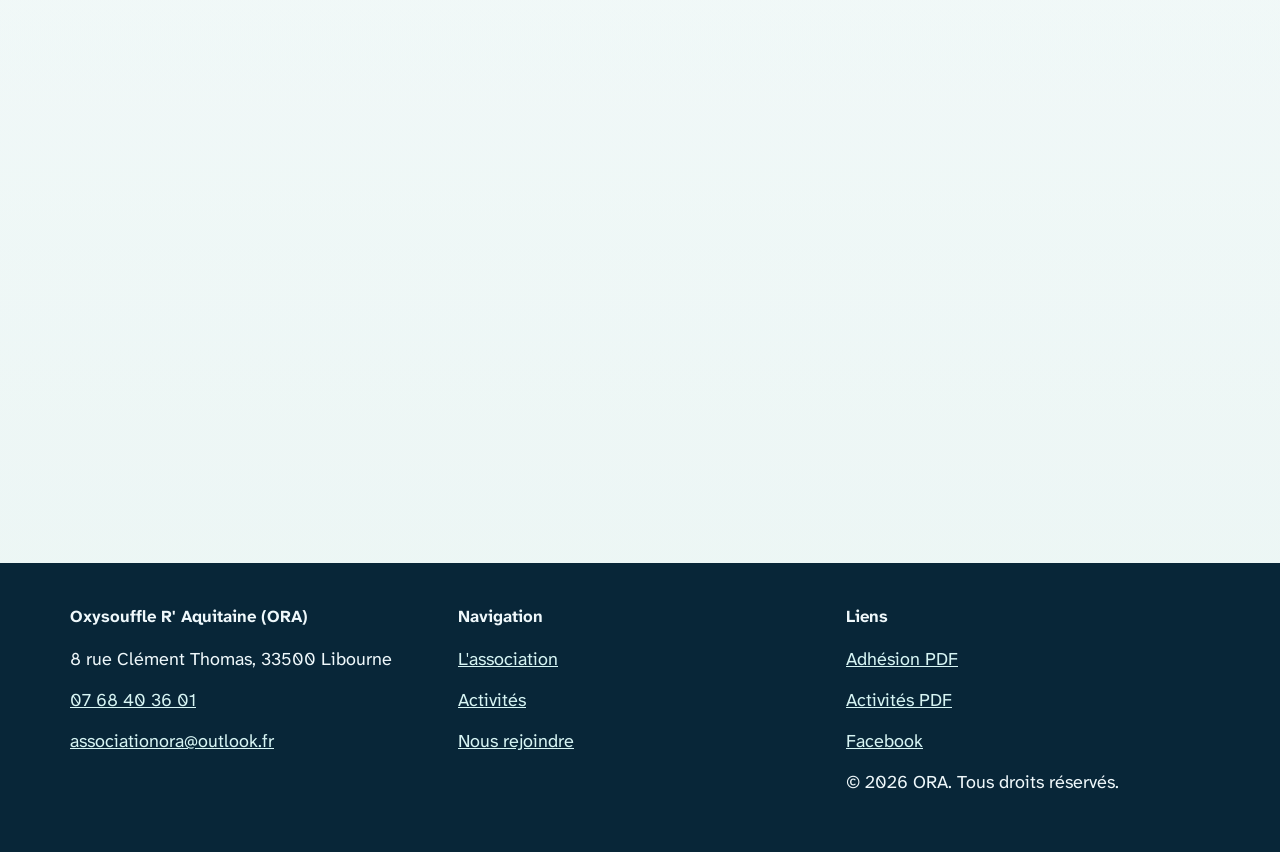
<file: pour-qui.html>
<!DOCTYPE html>
<html lang="fr">
  <head>
    <meta charset="UTF-8" />
    <meta name="viewport" content="width=device-width, initial-scale=1.0" />
    <title>ORA | Redirection</title>
    <meta http-equiv="refresh" content="0; url=index.html#pour-qui" />
    <link rel="canonical" href="index.html#pour-qui" />
    <style>
      body {
        margin: 0;
        min-height: 100vh;
        display: grid;
        place-items: center;
        padding: 2rem;
        background: #f4fbfb;
        color: #173443;
        font: 1rem/1.6 "Trebuchet MS", Verdana, sans-serif;
      }

      a {
        color: #0a5664;
        font-weight: 700;
      }
    </style>
  </head>
  <body>
    <p>Redirection vers la section <a href="index.html#pour-qui">Pour qui</a>.</p>
  </body>
</html>
</file>
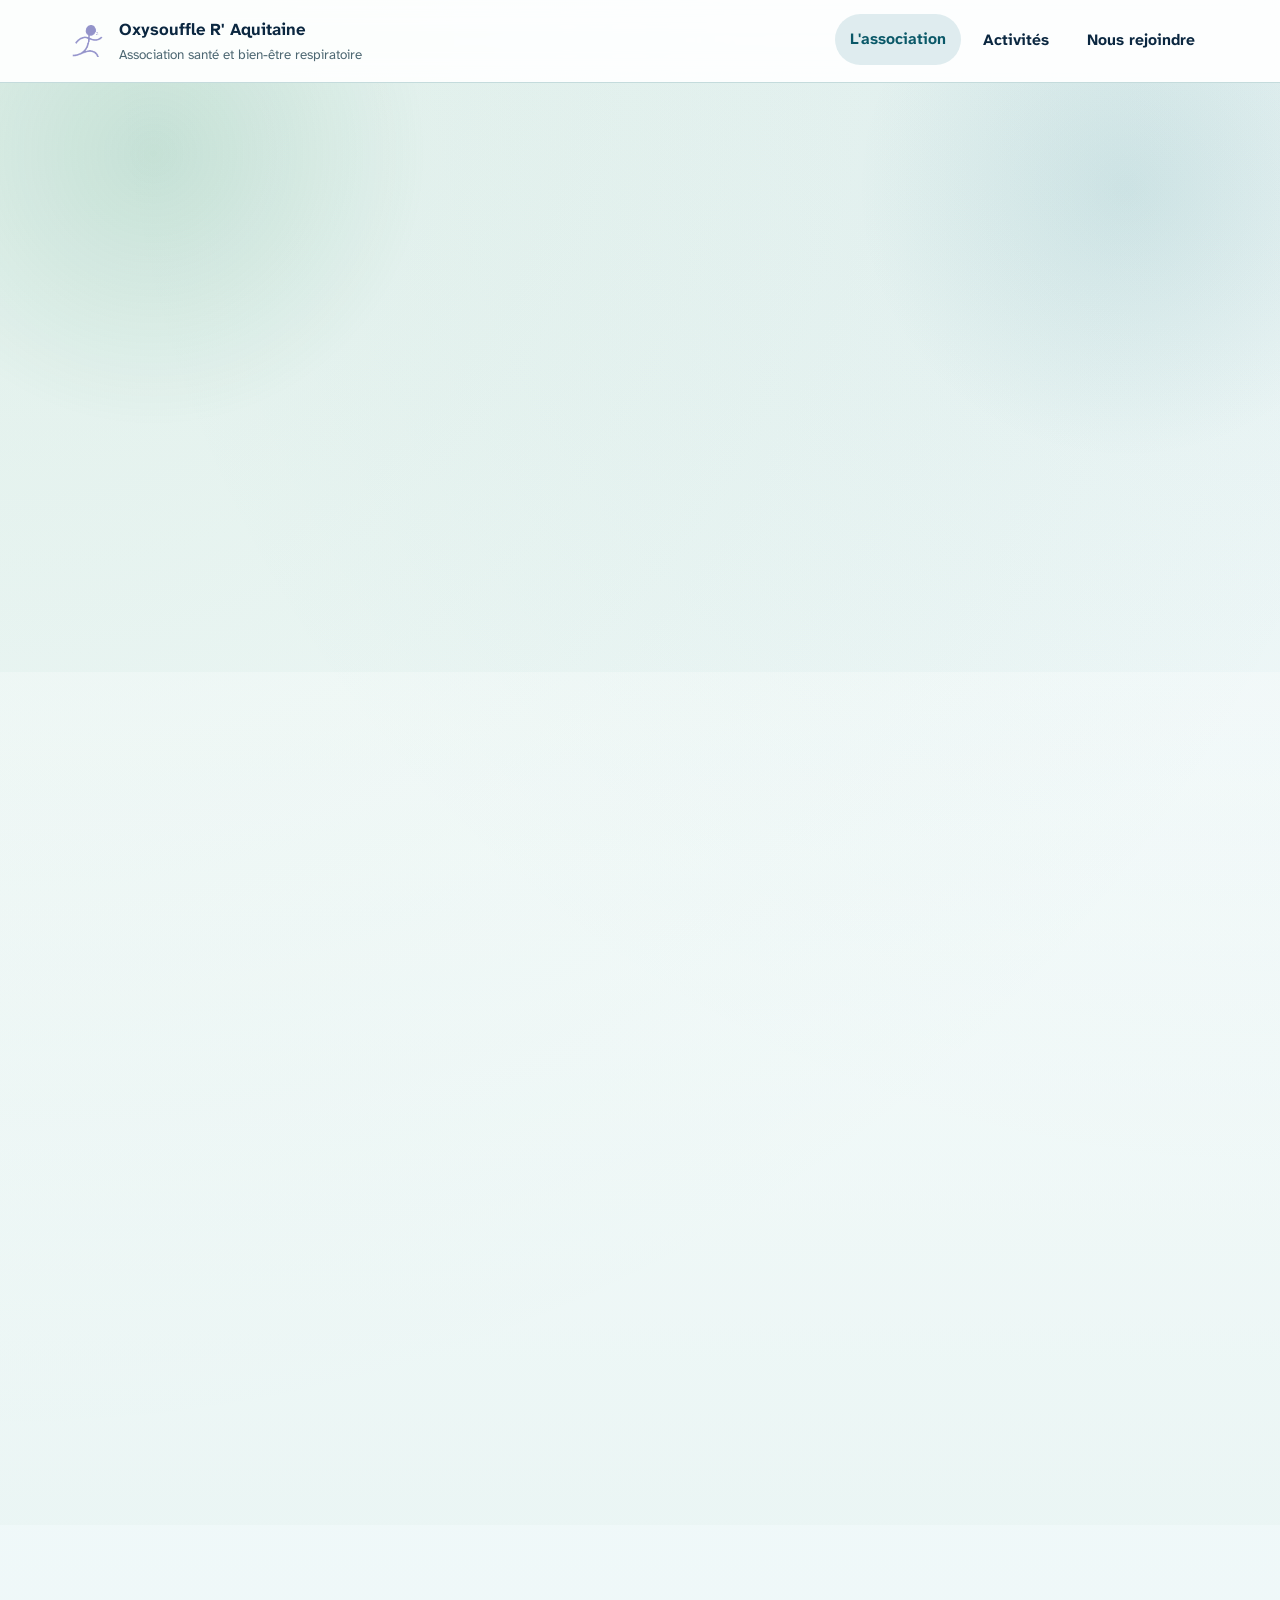
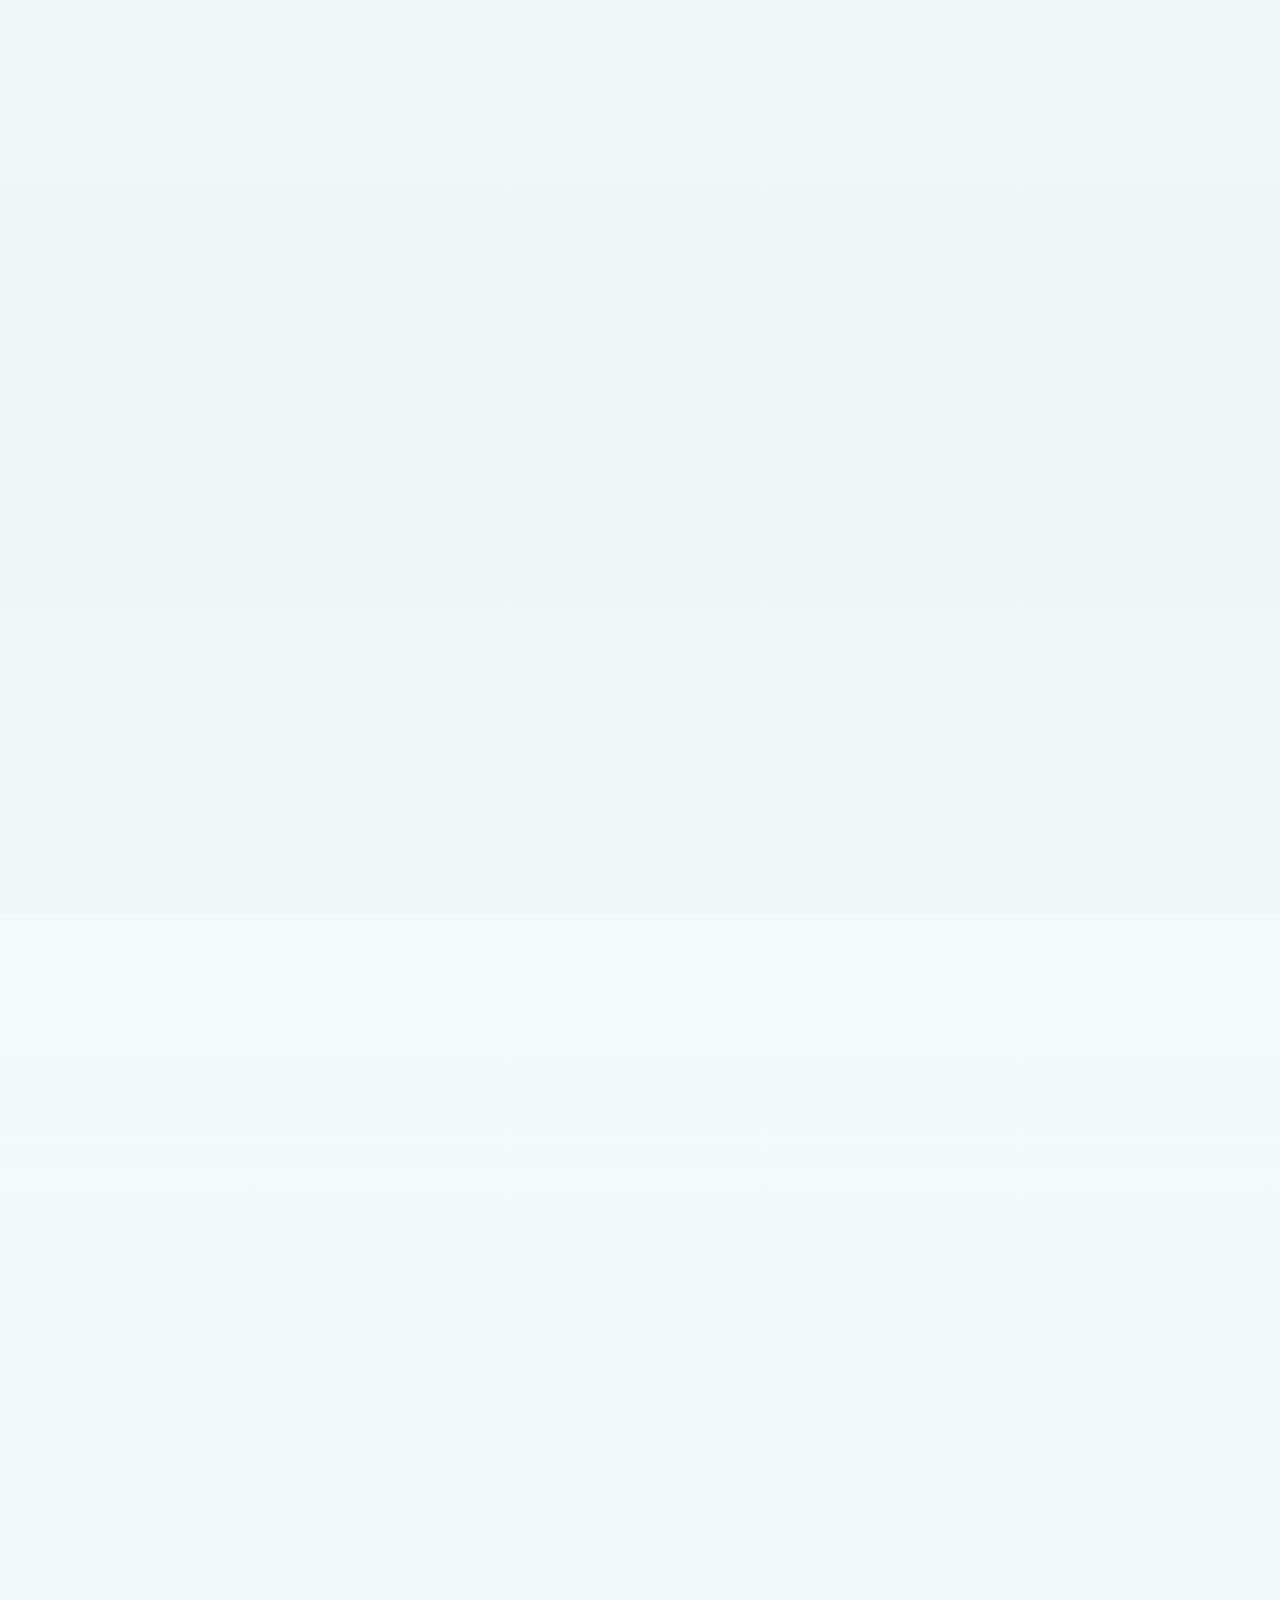
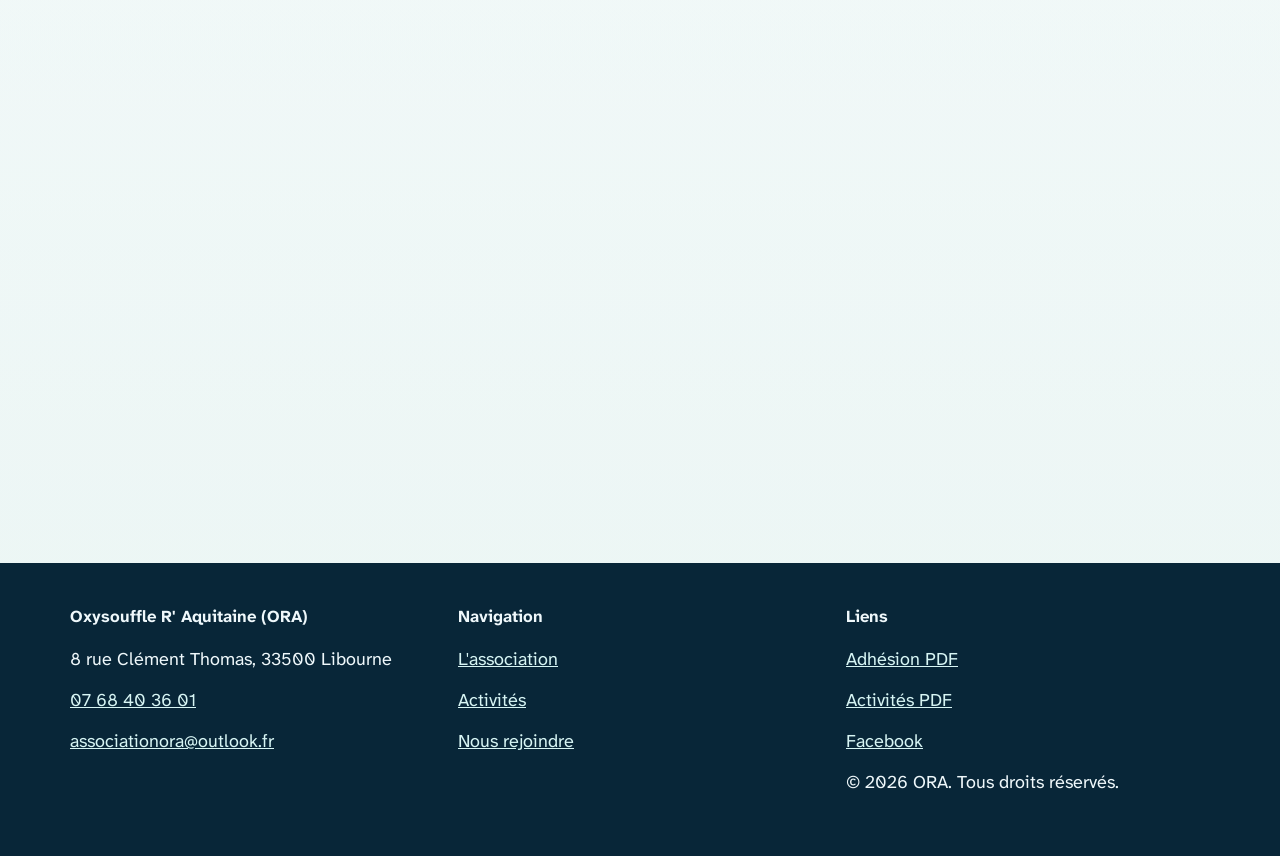
<file: pourquoi-nous-rejoindre.html>
<!DOCTYPE html>
<html lang="fr">
  <head>
    <meta charset="UTF-8" />
    <meta name="viewport" content="width=device-width, initial-scale=1.0" />
    <title>ORA | Redirection</title>
    <meta http-equiv="refresh" content="0; url=index.html#pourquoi" />
    <link rel="canonical" href="index.html#pourquoi" />
    <style>
      body {
        margin: 0;
        min-height: 100vh;
        display: grid;
        place-items: center;
        padding: 2rem;
        background: #f4fbfb;
        color: #173443;
        font: 1rem/1.6 "Trebuchet MS", Verdana, sans-serif;
      }

      a {
        color: #0a5664;
        font-weight: 700;
      }
    </style>
  </head>
  <body>
    <p>
      Redirection vers la section
      <a href="index.html#pourquoi">Pourquoi nous rejoindre</a>.
    </p>
  </body>
</html>
</file>
<file: styles.css>
:root {
  --color-bg: #f2f8f7;
  --color-surface: rgba(255, 255, 255, 0.95);
  --color-soft: #e8f4f2;
  --color-border: #bfd8d9;
  --color-text: #183543;
  --color-heading: #0b2740;
  --color-muted: #4d6772;
  --color-primary: #0f6e80;
  --color-primary-strong: #0a5868;
  --color-secondary: #2f8d63;
  --color-focus: #0f6e80;
  --shadow-soft: 0 18px 42px rgba(10, 39, 64, 0.08);
  --shadow-card: 0 14px 34px rgba(10, 39, 64, 0.08);
  --radius-medium: 1.45rem;
  --radius-large: 2rem;
  --max-width: 1140px;
  --transition: 220ms ease;
}

*,
*::before,
*::after {
  box-sizing: border-box;
}

html {
  scroll-behavior: smooth;
}

body {
  margin: 0;
  background:
    radial-gradient(circle at top left, rgba(47, 141, 99, 0.12), transparent 34%),
    radial-gradient(circle at top right, rgba(15, 110, 128, 0.08), transparent 28%),
    linear-gradient(180deg, #f8fdfc 0%, #edf7f8 48%, #f6fbfb 100%);
  color: var(--color-text);
  font-family: "Atkinson Hyperlegible Next", "Trebuchet MS", Verdana, sans-serif;
  font-size: 1.125rem;
  line-height: 1.7;
}

img {
  display: block;
  max-width: 100%;
}

a {
  color: var(--color-primary-strong);
}

a:hover {
  color: var(--color-heading);
}

button,
input,
textarea,
select {
  font: inherit;
}

:focus-visible {
  outline: 4px solid rgba(15, 110, 128, 0.28);
  outline-offset: 3px;
}

.skip-link {
  position: absolute;
  top: -4rem;
  left: 1rem;
  z-index: 1000;
  padding: 0.9rem 1.2rem;
  border-radius: 999px;
  background: var(--color-heading);
  color: #ffffff;
  text-decoration: none;
}

.skip-link:focus {
  top: 1rem;
}

.container {
  width: min(calc(100% - 2rem), var(--max-width));
  margin: 0 auto;
}

.site-header {
  position: sticky;
  top: 0;
  z-index: 40;
  backdrop-filter: blur(14px);
  background: rgba(255, 255, 255, 0.9);
  border-bottom: 1px solid rgba(191, 216, 217, 0.92);
}

.topbar {
  position: relative;
  display: flex;
  align-items: center;
  justify-content: space-between;
  gap: 1rem;
  min-height: 5.1rem;
  padding: 0.75rem 0;
}

.brand {
  display: inline-flex;
  align-items: center;
  gap: 0.85rem;
  color: var(--color-heading);
  text-decoration: none;
}

.brand-mark {
  display: grid;
  place-items: center;
  width: 3rem;
  height: 3rem;
}

.brand-mark-image {
  width: 2.2rem;
  height: 2.2rem;
  flex: 0 0 auto;
}

.brand-mark-image img {
  width: 100%;
  height: 100%;
  object-fit: contain;
}

.brand-text {
  display: flex;
  flex-direction: column;
}

.brand-text strong {
  font-size: 1.05rem;
}

.brand-text span {
  color: var(--color-muted);
  font-size: 0.84rem;
}

.main-nav {
  display: flex;
  align-items: center;
  gap: 0.45rem;
}

.main-nav a {
  padding: 0.75rem 0.95rem;
  border-radius: 999px;
  color: var(--color-heading);
  font-size: 0.98rem;
  font-weight: 700;
  text-decoration: none;
  transition:
    background-color var(--transition),
    color var(--transition),
    transform var(--transition);
}

.main-nav a:hover,
.main-nav a[aria-current="page"] {
  background: rgba(15, 110, 128, 0.12);
  color: var(--color-primary-strong);
  transform: translateY(-1px);
}

.menu-toggle {
  display: none;
  width: 3.2rem;
  height: 3.2rem;
  padding: 0.55rem;
  border: 1px solid var(--color-border);
  border-radius: 1rem;
  background: #ffffff;
  cursor: pointer;
}

.menu-toggle span {
  display: block;
  width: 100%;
  height: 3px;
  margin: 5px 0;
  border-radius: 999px;
  background: var(--color-heading);
}

.hero {
  position: relative;
  overflow: hidden;
  padding: 3rem 0 1.6rem;
}

.hero::before {
  content: "";
  position: absolute;
  inset: 0;
  background:
    radial-gradient(circle at 12% 12%, rgba(47, 141, 99, 0.16), transparent 22%),
    radial-gradient(circle at 88% 18%, rgba(15, 110, 128, 0.11), transparent 22%);
  pointer-events: none;
}

.hero-layout,
.association-grid,
.activities-grid,
.final-grid,
.footer-grid {
  display: grid;
  gap: 1.5rem;
}

.hero-layout {
  grid-template-columns: minmax(0, 1.05fr) minmax(0, 0.95fr);
  align-items: center;
}

.hero-copy h1,
.section-heading h2,
.panel h3,
.form-card h3,
.map-card h3 {
  margin: 0;
  color: var(--color-heading);
  font-family: "Nunito", "Trebuchet MS", sans-serif;
}

.hero-copy h1 {
  font-size: clamp(2.6rem, 4.4vw, 4.35rem);
  line-height: 1.04;
  letter-spacing: -0.03em;
}

.hero-subtitle,
.section-heading p,
.panel p,
.activity-item p,
.form-note p,
.section-note,
.hero-caption {
  color: var(--color-muted);
}

.hero-subtitle {
  margin: 1.15rem 0 0;
  max-width: 38rem;
  font-size: 1.32rem;
}

.eyebrow {
  margin: 0 0 0.75rem;
  color: var(--color-primary-strong);
  font-size: 0.8rem;
  font-weight: 800;
  letter-spacing: 0.08em;
  text-transform: uppercase;
}

.hero-actions,
.resource-links,
.form-actions,
.hero-points {
  display: flex;
  flex-wrap: wrap;
  gap: 1rem;
}

.hero-actions {
  margin-top: 1.8rem;
}

.hero-points {
  margin-top: 1.4rem;
}

.hero-points span {
  display: inline-flex;
  align-items: center;
  min-height: 2.8rem;
  padding: 0.65rem 1rem;
  border-radius: 999px;
  background: rgba(255, 255, 255, 0.88);
  border: 1px solid rgba(191, 216, 217, 0.84);
  color: var(--color-heading);
  font-weight: 700;
  box-shadow: var(--shadow-soft);
}

.button {
  display: inline-flex;
  align-items: center;
  justify-content: center;
  min-height: 3.55rem;
  padding: 0.95rem 1.45rem;
  border: 2px solid transparent;
  border-radius: 999px;
  font-weight: 800;
  text-decoration: none;
  transition:
    transform var(--transition),
    background-color var(--transition),
    border-color var(--transition),
    box-shadow var(--transition),
    color var(--transition);
  cursor: pointer;
}

.button:hover {
  transform: translateY(-2px);
}

.button-primary {
  background: linear-gradient(135deg, #0f6e80 0%, #2f8d63 100%);
  color: #ffffff;
  box-shadow: 0 15px 30px rgba(15, 110, 128, 0.24);
}

.button-primary:hover {
  color: #ffffff;
}

.button-secondary {
  background: rgba(255, 255, 255, 0.92);
  border-color: var(--color-border);
  color: var(--color-heading);
}

.hero-visual,
.photo-card,
.activity-visual {
  margin: 0;
}

.hero-visual img,
.photo-card img,
.activity-visual img {
  width: 100%;
  object-fit: cover;
  border-radius: 1.9rem;
  box-shadow: var(--shadow-card);
  background: #f4fbfa;
}

.hero-visual img {
  aspect-ratio: 4 / 3;
}

.photo-card img {
  aspect-ratio: 4 / 3;
}

.activity-visual img {
  aspect-ratio: 5 / 4;
}

.hero-caption {
  margin-top: 0.9rem;
  padding: 0 0.2rem;
  font-weight: 600;
}

.section {
  padding: 2rem 0 4rem;
  scroll-margin-top: 6.5rem;
}

.section-soft {
  background: linear-gradient(180deg, rgba(255, 255, 255, 0.28), rgba(232, 244, 242, 0.66));
}

.section-heading {
  max-width: 42rem;
  margin-bottom: 1.7rem;
}

.section-heading h2 {
  font-size: clamp(1.95rem, 3vw, 2.95rem);
  line-height: 1.15;
}

.association-grid {
  grid-template-columns: 1fr 1fr 0.9fr;
  align-items: stretch;
}

.panel,
.form-card,
.map-card,
.activity-item {
  background: var(--color-surface);
  border: 1px solid rgba(191, 216, 217, 0.84);
  border-radius: var(--radius-large);
  box-shadow: var(--shadow-card);
}

.panel,
.form-card,
.map-card {
  padding: 1.7rem;
}

.panel-accent {
  background:
    linear-gradient(140deg, rgba(15, 110, 128, 0.08), rgba(47, 141, 99, 0.12)),
    rgba(255, 255, 255, 0.98);
}

.tag-list {
  display: flex;
  flex-wrap: wrap;
  gap: 0.8rem;
  margin-top: 0.9rem;
}

.tag-list span {
  display: inline-flex;
  align-items: center;
  min-height: 2.8rem;
  padding: 0.65rem 1rem;
  border-radius: 999px;
  background: rgba(232, 244, 242, 0.96);
  border: 1px solid rgba(191, 216, 217, 0.84);
  color: var(--color-heading);
  font-weight: 700;
}

.support-line {
  margin: 1.2rem 0 0;
  padding: 1rem 1.1rem;
  border-radius: 1.15rem;
  background: rgba(232, 244, 242, 0.96);
  color: var(--color-heading);
  font-weight: 700;
}

.benefit-list {
  margin: 1rem 0 0;
  padding: 0;
  list-style: none;
}

.benefit-list li {
  position: relative;
  margin-bottom: 0.85rem;
  padding-left: 1.65rem;
  font-weight: 600;
}

.benefit-list li::before {
  content: "";
  position: absolute;
  top: 0.72rem;
  left: 0;
  width: 0.68rem;
  height: 0.68rem;
  border-radius: 999px;
  background: linear-gradient(135deg, #0f6e80 0%, #2f8d63 100%);
  transform: translateY(-50%);
}

.quote-line {
  margin: 1.25rem 0 0;
  color: var(--color-heading);
  font-family: "Nunito", "Trebuchet MS", sans-serif;
  font-size: 1.32rem;
  line-height: 1.3;
}

.activities-grid {
  grid-template-columns: minmax(0, 0.92fr) minmax(0, 1.08fr);
  align-items: start;
}

.activity-list {
  display: grid;
  gap: 1rem;
}

.activity-item {
  display: grid;
  grid-template-columns: auto 1fr;
  gap: 1rem;
  align-items: start;
  padding: 1.25rem;
}

.activity-icon {
  display: grid;
  place-items: center;
  width: 3.1rem;
  height: 3.1rem;
  border-radius: 1rem;
  background: linear-gradient(135deg, #0f6e80 0%, #2f8d63 100%);
  color: #ffffff;
  font-family: "Nunito", "Trebuchet MS", sans-serif;
  font-weight: 800;
}

.activity-item h3 {
  margin: 0 0 0.2rem;
  color: var(--color-heading);
  font-size: 1.3rem;
}

.activity-item p {
  margin: 0;
}

.section-note {
  margin-top: 1.2rem;
  color: var(--color-heading);
  font-weight: 700;
}

.final-grid {
  grid-template-columns: minmax(0, 0.82fr) minmax(0, 1.18fr);
  align-items: start;
}

.final-side {
  display: grid;
  gap: 1rem;
}

.panel-compact p {
  margin-bottom: 1rem;
}

.resource-links a {
  display: inline-flex;
  align-items: center;
  min-height: 3rem;
  padding: 0.8rem 1rem;
  border: 1px solid rgba(191, 216, 217, 0.92);
  border-radius: 999px;
  background: rgba(255, 255, 255, 0.92);
  color: var(--color-heading);
  font-weight: 700;
  text-decoration: none;
}

.map-card h3,
.form-card h3,
.panel h3 {
  font-size: 1.7rem;
  line-height: 1.2;
}

.map-frame {
  min-height: 18rem;
  overflow: hidden;
  border-radius: 1.4rem;
}

.map-frame iframe {
  width: 100%;
  height: 100%;
  min-height: 18rem;
  border: 0;
}

.form-grid {
  display: grid;
  grid-template-columns: repeat(2, minmax(0, 1fr));
  gap: 1rem 1.15rem;
}

.field {
  display: flex;
  flex-direction: column;
  gap: 0.5rem;
}

.field-full {
  grid-column: 1 / -1;
}

.field label {
  color: var(--color-heading);
  font-weight: 800;
}

.field input,
.field textarea,
.field select {
  width: 100%;
  min-height: 3.35rem;
  padding: 0.9rem 1rem;
  border: 2px solid var(--color-border);
  border-radius: 1rem;
  background: #ffffff;
  color: var(--color-text);
  transition:
    border-color var(--transition),
    box-shadow var(--transition);
}

.field textarea {
  min-height: 8.8rem;
  resize: vertical;
}

.field input::placeholder,
.field textarea::placeholder {
  color: #6c828d;
}

.field input:focus,
.field textarea:focus,
.field select:focus {
  border-color: var(--color-focus);
  box-shadow: 0 0 0 5px rgba(15, 110, 128, 0.12);
  outline: none;
}

.field input[aria-invalid="true"],
.field textarea[aria-invalid="true"],
.field select[aria-invalid="true"] {
  border-color: #b64141;
  box-shadow: 0 0 0 5px rgba(182, 65, 65, 0.1);
}

.form-note {
  margin-top: 1rem;
  padding: 1rem 1.1rem;
  border-radius: 1rem;
  background: var(--color-soft);
}

.form-actions {
  margin-top: 1.3rem;
}

.form-status {
  min-height: 1.7rem;
  margin: 0;
  font-weight: 700;
}

.form-status[data-state="success"] {
  color: #1f6a41;
}

.form-status[data-state="error"] {
  color: #9f2f2f;
}

.site-footer {
  padding: 2.4rem 0 3rem;
  background: #082638;
  color: #eff8fb;
}

.footer-grid {
  grid-template-columns: repeat(3, minmax(0, 1fr));
}

.site-footer h2 {
  margin-top: 0;
  font-size: 1.05rem;
}

.site-footer p {
  margin: 0 0 0.65rem;
}

.site-footer a {
  color: #d7f5f4;
}

.section-anchor {
  display: block;
  scroll-margin-top: 6.5rem;
}

.reveal {
  opacity: 0;
  transform: translateY(20px);
  transition:
    opacity 700ms ease,
    transform 700ms ease;
}

.reveal.is-visible {
  opacity: 1;
  transform: translateY(0);
}

@media (max-width: 1080px) {
  .hero-layout,
  .association-grid,
  .activities-grid,
  .final-grid,
  .footer-grid {
    grid-template-columns: 1fr;
  }
}

@media (max-width: 860px) {
  .menu-toggle {
    display: inline-block;
  }

  .main-nav {
    position: absolute;
    top: calc(100% + 0.5rem);
    right: 0;
    left: 0;
    display: none;
    flex-direction: column;
    align-items: stretch;
    padding: 1rem;
    background: rgba(255, 255, 255, 0.98);
    border: 1px solid rgba(191, 216, 217, 0.92);
    border-radius: 1.4rem;
    box-shadow: var(--shadow-soft);
  }

  .main-nav.is-open {
    display: flex;
  }

  .main-nav a {
    text-align: center;
  }

  .brand-text span {
    display: none;
  }
}

@media (max-width: 720px) {
  body {
    font-size: 1.05rem;
  }

  .container {
    width: min(calc(100% - 1.1rem), var(--max-width));
  }

  .section {
    padding: 1.4rem 0 3.2rem;
  }

  .hero-actions,
  .hero-points,
  .resource-links,
  .form-actions {
    flex-direction: column;
    align-items: stretch;
  }

  .button,
  .hero-points span,
  .resource-links a {
    width: 100%;
    justify-content: center;
  }

  .form-grid {
    grid-template-columns: 1fr;
  }

  .field-full {
    grid-column: auto;
  }
}

@media (prefers-reduced-motion: reduce) {
  html {
    scroll-behavior: auto;
  }

  *,
  *::before,
  *::after {
    animation-duration: 0.01ms !important;
    animation-iteration-count: 1 !important;
    transition-duration: 0.01ms !important;
  }

  .reveal {
    opacity: 1;
    transform: none;
  }
}
</file>
